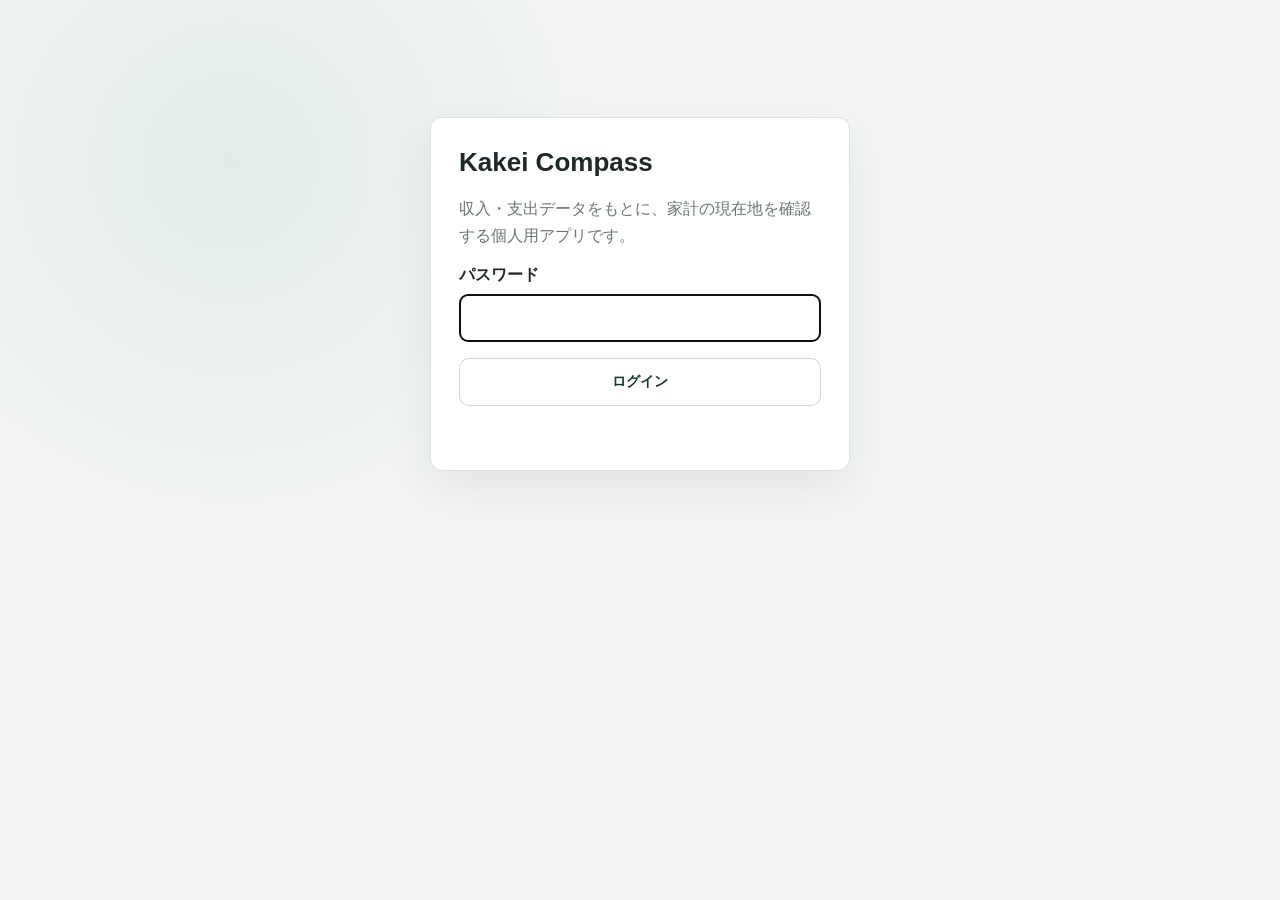
<file: index.html>
﻿<!doctype html>
<html lang="ja">
  <head>
    <meta charset="UTF-8" />
    <meta name="viewport" content="width=device-width, initial-scale=1.0" />
    <title>Kakei Compass</title>
    <link rel="stylesheet" href="styles.css?v=20260509-refresh-link" />
    <link rel="manifest" href="manifest.webmanifest?v=20260506-ui-simplify" />
    <meta name="theme-color" content="#17352e" />
    <meta name="apple-mobile-web-app-capable" content="yes" />
    <meta name="apple-mobile-web-app-title" content="Kakei Compass" />
    <link rel="apple-touch-icon" href="app-icon-180.png?v=20260506-ui-simplify" />
    <link rel="icon" type="image/png" sizes="192x192" href="app-icon-192.png?v=20260506-ui-simplify" />
    <link rel="icon" type="image/png" sizes="512x512" href="app-icon-512.png?v=20260506-ui-simplify" />
  </head>
  <body class="auth-locked">
    <section id="authScreen" class="auth-screen" aria-labelledby="authTitle">
      <form id="authForm" class="auth-card">
        <h1 id="authTitle">Kakei Compass</h1>
        <p>収入・支出データをもとに、家計の現在地を確認する個人用アプリです。</p>
        <label>
          パスワード
          <input id="authPassword" type="password" autocomplete="current-password" inputmode="text" />
        </label>
        <button class="primary-button" type="submit">ログイン</button>
        <p id="authError" class="auth-error" role="alert" aria-live="polite"></p>
      </form>
    </section>
    <button id="mobileNavToggle" class="mobile-nav-toggle" type="button" aria-controls="appNav" aria-expanded="false" aria-label="メニューを開く">
      <span></span>
      <span></span>
      <span></span>
    </button>
    <div id="mobileNavBackdrop" class="mobile-nav-backdrop hidden" aria-hidden="true"></div>
    <main class="app">
      <aside class="nav" id="appNav">
        <div class="nav-head">
          <h1 class="nav-brand">KAKEI COMPASS</h1>
          <h2 id="navTitle" class="nav-mode-title">サマリー</h2>
          <p class="nav-copy" id="navCopy">収入と支出を管理し、家計全体の状況を確認します。</p>
          <p class="nav-updated">最終更新 <strong id="navUpdatedLabel">-</strong></p>
        </div>
        <section id="householdBalanceCard" class="nav-balance-card" aria-live="polite"></section>
        <nav class="mode-switch" aria-label="管理対象の切替">
          <button class="mode-button active" type="button" data-app-mode="summary">
            <span>サマリー</span>
          </button>
          <button class="mode-button" type="button" data-app-mode="income">
            <span>収入管理</span>
          </button>
          <button class="mode-button" type="button" data-app-mode="expense">
            <span>支出管理</span>
          </button>
          <button class="mode-button" type="button" data-app-mode="analysis">
            <span>分析</span>
          </button>
        </nav>
        <div class="nav-tools">
          <button id="openSettings" class="nav-tool-button nav-tool-settings" type="button"><span aria-hidden="true"></span>設定</button>
          <button id="openHelp" class="nav-tool-button nav-tool-help" type="button"><span aria-hidden="true"></span>ヘルプ</button>
          <button id="logoutApp" class="nav-tool-button nav-tool-logout" type="button"><span aria-hidden="true"></span>ログアウト</button>
        </div>
      </aside>

      <section class="workspace">
        <section class="income-panel hidden" id="panel-summary"></section>
        <section class="income-panel hidden" id="panel-analysis"></section>
        <section class="income-panel hidden" id="panel-income"></section>

        <article class="panel income-native expense-shell expense-view hidden">
          <div class="income-topbar">
            <div>
              <h3>支出管理</h3>
            </div>
          </div>

        <div class="tab-strip expense-view hidden" role="tablist" aria-label="支出管理の表示切替">
          <button class="tab active" id="tab-master" type="button" role="tab" aria-selected="true" data-tab="master">登録データ</button>
          <button class="tab" id="tab-import" type="button" role="tab" aria-selected="false" data-tab="import" >外部データ</button>
                  </div>

        <section class="tab-panel expense-view active hidden" id="panel-master" role="tabpanel" aria-labelledby="tab-master">
          <article class="panel">
            <div id="pendingApplyPanel" class="pending-apply hidden"></div>
            <div class="toolbar expense-input-toolbar">
              <div class="expense-person-switch">
                <label>支払者<select id="expensePersonSelect"></select></label>
              </div>
              <label class="master-search-field">
                検索
                <input id="masterSearch" type="search" placeholder="保険、住宅ローン、通信など" />
              </label>
              <select id="masterFilter" class="hidden" aria-hidden="true">
                <option value="all" selected>すべて</option>
              </select>
              <div class="view-icon-toggle" role="group" aria-label="支出項目の表示形式">
                <button class="active" type="button" data-master-view="cards" aria-label="カード表示" title="カード表示"><span class="view-icon view-icon-cards" aria-hidden="true"></span></button>
                <button type="button" data-master-view="list" aria-label="リスト表示" title="リスト表示"><span class="view-icon view-icon-list" aria-hidden="true"></span></button>
              </div>
            </div>
            <div id="masterCandidateNotice" class="maintenance-notice hidden"></div>
                        <div class="master-layout">
              <section class="master-cards" id="masterCards"></section>
              <section class="master-list hidden" id="masterList">
                <table class="master-table">
                  <thead>
                    <tr>
                      <th><button class="sort-button" data-sort="status" type="button">状態</button></th>
                      <th><button class="sort-button" data-sort="name" type="button">内容1</button></th>
                      <th><button class="sort-button" data-sort="category" type="button">種別</button></th>
                      <th><button class="sort-button" data-sort="nature" type="button">固定/変動</button></th>
                      <th><button class="sort-button amount" data-sort="monthlyAmount" type="button">費用</button></th>
                    </tr>
                    <tr class="filter-row">
                      <th><select class="column-filter" data-filter="status"></select></th>
                      <th><select class="column-filter" data-filter="name"></select></th>
                      <th><select class="column-filter" data-filter="category"></select></th>
                      <th><select class="column-filter" data-filter="nature"></select></th>
                      <th></th>
                    </tr>
                  </thead>
                  <tbody id="masterRows"></tbody>
                </table>
              </section>
              <aside id="detailPanel" class="detail-panel"></aside>
            </div>
            <div class="master-bottom-actions">
              <button id="addMasterItem" type="button">新規</button>
              <button id="exportExpenseCsv" class="subtle-button" type="button">CSV出力</button>
            </div>
          </article>
        </section>
<section class="tab-panel expense-view hidden" id="panel-import" role="tabpanel" aria-labelledby="tab-import">
          <article class="panel">
            <div class="toolbar external-toolbar">
              <label class="file-button">
                CSV取込
                <input id="externalCsvInput" type="file" accept=".csv,.txt" multiple />
              </label>
              <label class="external-source-select" aria-label="外部データ種別"><select id="externalSourceSelect" aria-label="外部データ種別">
                  <option value="mf">マネーフォワード</option>
                  <option value="rakuten">楽天カード</option>
                </select>
              </label>
              <div class="subtab-controls">
                <div id="externalLinkBack" class="link-back-slot"></div>
                <button id="prevImportMonth" class="icon-button" type="button" aria-label="前月へ移動" title="前月へ移動">‹</button>
                <label class="month-select-wrap" aria-label="年月">
                  <select id="importMonthSelect"></select>
                </label>
                <button id="nextImportMonth" class="icon-button" type="button" aria-label="翌月へ移動" title="翌月へ移動">›</button>
                <button id="toggleImportEdit" class="hidden" type="button" aria-hidden="true">編集</button>
                <button id="bulkDeleteImportedRows" class="danger-button hidden" type="button" aria-hidden="true">一括削除</button>
              </div>
              <span id="importSummary" class="muted-text">未取り込み</span>
              <div id="externalCandidateNotice" class="maintenance-notice compact hidden"></div>
            </div>
            <div id="externalMfPanel">
              <div class="external-heading">
                <h4>マネーフォワード詳細</h4>
                <div class="external-totals">
                  <span id="mfIncomeTotal">収入 -</span>
                  <span id="mfPaymentTotal">支払い -</span>
                  <span id="mfBalanceTotal">収支 -</span>
                </div>
              </div>
              <div class="table-wrap imported-table-wrap">
                <table class="imported-table">
                  <thead>
                  <tr>
                      <th>リンク先</th>
                      <th>日付</th>
                      <th>内容</th>
                      <th>金額</th>
                      <th>分類</th>
                      <th>詳細</th>
                    </tr>
                  </thead>
                  <tbody id="mfImportedRows"></tbody>
                </table>
              </div>
              <div id="mfImportedCards" class="external-mobile-cards"></div>
            </div>
            <div id="externalRakutenPanel" class="hidden">
              <div class="external-heading">
                <h4>楽天カード利用実績</h4>
                <div class="external-totals">
                  <span id="rakutenPaymentTotal">支払い総計 -</span>
                </div>
              </div>
              <div class="table-wrap imported-table-wrap">
                <table class="imported-table rakuten-table">
                  <thead>
                    <tr>
                      <th>利用日</th>
                      <th>利用店名・商品名</th>
                      <th>ユーザー</th>
                      <th>支払方法</th>
                      <th>利用金額</th>
                      <th>手数料/利息</th>
                      <th>支払総額</th>
                      <th>支払金額</th>
                      <th>詳細</th>
                    </tr>
                  </thead>
                  <tbody id="rakutenImportedRows"></tbody>
                </table>
              </div>
              <div id="rakutenImportedCards" class="external-mobile-cards"></div>
              <div id="rakutenSummary" class="card-list"></div>
            </div>
          </article>
        </section>

        <section class="tab-panel expense-view hidden" id="panel-expense-analysis" role="tabpanel" aria-labelledby="tab-expense-analysis">
        </section>

        <section class="tab-panel expense-view hidden" id="panel-expense-data" role="tabpanel" aria-labelledby="tab-expense-data">
        </section>
        </article>

      </section>
    </main>

    <div id="settingsModal" class="modal hidden" role="dialog" aria-modal="true" aria-labelledby="settingsTitle">
      <div class="modal-card">
        <div class="panel-head">
          <h3 id="settingsTitle">設定</h3>
          <button id="closeSettings" type="button">閉じる</button>
        </div>
        <section class="settings-section">
          <h4>収入表示名</h4>
          <p>対象ユーザーを選び、現在の名称を確認してから編集します。</p>
          <div class="settings-row settings-row-strong">
            <label>ユーザー<select id="payrollSettingsProfile"><option value="primary"></option><option value="secondary"></option></select></label>
            <label>表示名<input id="payrollProfileName" type="text" maxlength="20" /></label>
            <button id="payrollSaveProfileName" type="button">保存</button>
          </div>
        </section>
        <section class="settings-section">
          <h4>支出種別</h4>
          <p>支出項目で使う種別だけを編集します。</p>
        <div class="list-editor">
          <label>種別<textarea id="categoryOptions"></textarea></label>
        </div>
          <div class="modal-actions settings-list-actions">
            <button id="saveListOptions" type="button">保存</button>
            <button id="resetMaster" type="button">初期値へ戻す</button>
          </div>
        </section>
        <section class="settings-section link-group-section">
          <h4>紐づけ管理</h4>
          <p>収入項目、支出項目、外部データを同じ実体として関連付けます。金額は自動反映しません。</p>
          <div id="linkGroupList" class="link-group-list"></div>
          <div class="link-equation-preview" id="linkEquationPreview"></div>
          <div class="link-group-editor">
            <label>グループ名<input id="linkGroupName" type="text" maxlength="40" /></label>
            <label>説明<input id="linkGroupDescription" type="text" maxlength="80" /></label>
            <div class="link-source-panel">
              <h5>収入項目</h5>
              <div class="link-add-row">
                <select id="linkGroupIncome"></select>
                <button id="addLinkIncome" type="button">追加</button>
              </div>
              <div id="linkIncomeChips" class="link-chip-list"></div>
            </div>
            <div class="link-source-panel">
              <h5>支出項目</h5>
              <div class="link-add-row">
                <select id="linkGroupExpense"></select>
                <button id="addLinkExpense" type="button">追加</button>
              </div>
              <div id="linkExpenseChips" class="link-chip-list"></div>
            </div>
            <div class="link-source-panel">
              <h5>外部データ</h5>
              <div class="link-add-row">
                <select id="linkGroupExternalSource"><option value="moneyforward">マネーフォワード</option><option value="rakuten">楽天カード</option></select>
                <input id="linkGroupExternalSearch" type="search" placeholder="内容・店名で検索" />
              </div>
              <div class="link-add-row">
                <select id="linkGroupExternalItem"></select>
                <button id="addLinkExternal" type="button">追加</button>
              </div>
              <div id="linkGroupExternalMeta" class="link-external-meta"></div>
              <div id="linkExternalChips" class="link-chip-list"></div>
            </div>
            <div class="modal-actions">
              <button id="addLinkGroup" type="button">保存</button>
              <button id="clearLinkDraft" type="button">クリア</button>
            </div>
          </div>
        </section>
        <section class="settings-section storage-status-section">
          <h4>保存状態確認</h4>
          <p>この端末のブラウザ内に保存されているデータ件数と保存キーを確認します。</p>
          <div id="storageStatusPanel"></div>
        </section>
        <section class="settings-section backup-section">
          <h4>バックアップ</h4>
          <p>収入管理、支出管理、外部取り込み、設定をまとめて保全します。復元は現在データへ影響するため確認して実行します。</p>
          <div class="settings-row">
            <button id="exportFullBackup" class="primary-button" type="button">バックアップ</button>
            <label class="file-button danger-file-button">
              復元
              <input id="importFullBackup" type="file" accept=".json" />
            </label>
          </div>
        </section>
      </div>
    </div>

    <div id="toastHost" class="toast-host" aria-live="polite" aria-atomic="true"></div>

    <div id="helpModal" class="modal hidden" role="dialog" aria-modal="true" aria-labelledby="helpTitle">
      <div class="modal-card help-modal-card">
        <div class="panel-head">
          <h3 id="helpTitle">ヘルプ</h3>
          <button id="closeHelp" type="button">閉じる</button>
        </div>
        <div id="helpContent" class="help-content"></div>
      </div>
    </div>
    <script src="data/household-data.js?v=20260506-ui-simplify"></script>
    <script src="data/payroll-data.js?v=20260506-ui-simplify"></script>
    <script src="storage.js?v=20260506-ui-simplify"></script>
    <script src="ui.js?v=20260509-refresh-link"></script>
    <script src="household.js?v=20260509-summary-formula"></script>
    <script src="import-utils.js?v=20260506-ui-simplify"></script>
    <script src="import.js?v=20260509-refresh-link"></script>
    <script src="payroll.js?v=20260506-ui-simplify"></script>
    <script src="auth.js?v=20260506-ui-simplify"></script>
    <script src="app.js?v=20260509-pull-refresh-pwa"></script>
  </body>
</html>
</file>
<file: styles.css>
﻿:root {
  color-scheme: light;
  --bg: #f4f6f3;
  --ink: #1f2928;
  --muted: #697574;
  --line: #dce3dd;
  --panel: #ffffff;
  --nav: #182221;
  --accent: #0f766e;
  --accent-soft: #e8f5f2;
  --warn: #a16207;
  --warn-soft: #fff7ed;
  --bad: #b91c1c;
  --bad-soft: #fef2f2;
  --good: #15803d;
  --good-soft: #ecfdf5;
  --shadow: 0 18px 45px rgba(24, 34, 33, 0.08);
}

* {
  box-sizing: border-box;
}

.hidden {
  display: none !important;
}

body {
  margin: 0;
  min-height: 100vh;
  background: var(--bg);
  color: var(--ink);
  font-family: "Segoe UI", "Yu Gothic UI", "Hiragino Sans", Meiryo, sans-serif;
}

body.auth-locked {
  overflow: hidden;
}

body.auth-locked .app,
body.auth-locked .mobile-nav-toggle,
body.auth-locked .mobile-nav-backdrop,
body.auth-locked .modal,
body.auth-locked .toast-host {
  display: none !important;
}

.auth-screen {
  display: none;
}

body.auth-locked .auth-screen {
  min-height: 100vh;
  display: grid;
  place-items: center;
  padding: 24px;
  background:
    radial-gradient(circle at 18% 18%, rgba(15, 118, 110, 0.08), transparent 30%),
    var(--bg);
}

.auth-card {
  width: min(420px, 100%);
  display: grid;
  gap: 16px;
  padding: 28px;
  border: 1px solid var(--line);
  border-radius: 12px;
  background: #fff;
  box-shadow: var(--shadow);
}

.auth-card h1 {
  margin: 0;
  font-size: 26px;
}

.auth-card p {
  margin: 0;
  color: var(--muted);
  line-height: 1.7;
}

.auth-card label {
  display: grid;
  gap: 8px;
  font-weight: 800;
}

.auth-card input {
  min-height: 48px;
  width: 100%;
  border: 1px solid var(--line);
  border-radius: 8px;
  padding: 0 12px;
  font-size: 16px;
}

.auth-card button {
  min-height: 48px;
}

.auth-error {
  min-height: 20px;
  color: var(--bad) !important;
  font-weight: 800;
}

button,
input,
select,
textarea {
  font: inherit;
}

button {
  min-height: 40px;
  border: 1px solid var(--line);
  border-radius: 8px;
  padding: 0 12px;
  background: #fff;
  color: var(--ink);
  font-weight: 700;
  cursor: pointer;
}

button:hover {
  border-color: var(--accent);
}

button:disabled {
  cursor: default;
  opacity: 0.45;
}

.mobile-nav-toggle,
.mobile-nav-backdrop {
  display: none;
}

.primary-button {
  border-color: var(--accent);
  background: var(--accent);
  color: #fff;
}

.danger,
.danger-button,
button.danger {
  border-color: #fecaca;
  background: var(--bad-soft);
  color: var(--bad);
}

.subtle-button,
.link-button {
  min-height: 34px;
}

.primary-button:hover {
  border-color: #145f4e;
}

.app {
  display: grid;
  grid-template-columns: 290px minmax(0, 1fr);
  min-height: 100vh;
}

.nav {
  position: sticky;
  top: 0;
  height: 100vh;
  display: flex;
  flex-direction: column;
  gap: 22px;
  padding: 28px 24px;
  background: var(--nav);
  color: #f8faf8;
}

.nav-head {
  display: grid;
  align-content: start;
  height: 188px;
  overflow: hidden;
}

.eyebrow {
  margin: 0 0 8px;
  color: #778280;
  font-size: 12px;
  font-weight: 800;
  letter-spacing: 0;
  text-transform: uppercase;
}

.nav .eyebrow {
  color: #9fb2ad;
}

h1,
h2,
h3,
h4,
p {
  margin-top: 0;
}

h1 {
  margin-bottom: 12px;
  font-size: 28px;
  line-height: 1.25;
}

h2 {
  margin-bottom: 0;
  font-size: 32px;
  line-height: 1.2;
}

h3 {
  margin-bottom: 0;
  font-size: 19px;
}

h4 {
  margin-bottom: 12px;
  font-size: 15px;
}

.nav-copy,
.storage-note {
  margin-bottom: 0;
  color: #c1ceca;
  line-height: 1.65;
}

.nav-copy {
  height: 54px;
  overflow: hidden;
}

.nav-updated {
  margin: 12px 0 0;
  color: #9fb2ad;
  font-size: 12px;
}

.nav-updated strong {
  display: block;
  margin-top: 3px;
  color: #f8faf8;
  font-size: 13px;
}

.nav-balance-card {
  display: grid;
  gap: 6px;
  padding: 12px;
  border: 1px solid rgba(255, 255, 255, 0.12);
  border-radius: 8px;
  background: rgba(255, 255, 255, 0.06);
}

.nav-balance-head {
  display: flex;
  align-items: center;
  justify-content: space-between;
  gap: 8px;
}

.nav-balance-head > span {
  color: #c1ceca;
  font-size: 12px;
  font-weight: 800;
}

.nav-balance-head small {
  color: #aebfbb;
  font-size: 11px;
  font-weight: 700;
}

.nav-balance-main {
  display: flex;
  justify-content: space-between;
  gap: 8px;
  align-items: center;
}

.nav-balance-card strong {
  font-size: 22px;
  line-height: 1.15;
}

.nav-balance-card b {
  display: inline-flex;
  min-height: 24px;
  align-items: center;
  padding: 2px 8px;
  border-radius: 999px;
  font-size: 12px;
}

.nav-balance-card li {
  color: #aebfbb;
  font-size: 11px;
}

.nav-balance-card ul {
  display: grid;
  gap: 3px;
  margin: 2px 0 0;
  padding: 0;
  list-style: none;
}

.nav-balance-card li {
  display: flex;
  justify-content: space-between;
  gap: 8px;
}

.nav-balance-card em {
  font-style: normal;
  color: #eef7f3;
}

.nav-balance-card.good b {
  background: rgba(21, 128, 61, 0.2);
  color: #bbf7d0;
}

.nav-balance-card.warn b {
  background: rgba(161, 98, 7, 0.22);
  color: #fde68a;
}

.nav-balance-card.danger b {
  background: rgba(185, 28, 28, 0.22);
  color: #fecaca;
}

.mode-switch {
  display: grid;
  gap: 8px;
  flex: 0 0 auto;
}

.mode-button {
  display: flex;
  align-items: center;
  justify-content: flex-start;
  min-height: 46px;
  border-color: rgba(255, 255, 255, 0.16);
  border-radius: 8px;
  padding: 10px 12px;
  background: rgba(255, 255, 255, 0.08);
  color: #f8faf8;
}

.mode-button span {
  font-size: 15px;
  font-weight: 900;
}

.mode-button.active {
  border-color: #99f6e4;
  background: rgba(15, 118, 110, 0.42);
}

.nav-tools {
  display: grid;
  gap: 5px;
  margin-top: auto;
}

.nav-tools button {
  display: inline-flex;
  align-items: center;
  gap: 7px;
  min-height: 26px;
  border: 0;
  padding: 0;
  background: transparent;
  color: #c1ceca;
  text-align: left;
  font-size: 12px;
  font-weight: 700;
}

.nav-tool-button > span {
  display: inline-block;
  width: 14px;
  height: 14px;
  flex: 0 0 auto;
  opacity: 0.82;
}

.nav-tool-settings > span {
  position: relative;
  border: 1.5px solid currentColor;
  border-radius: 999px;
}

.nav-tool-settings > span::before {
  content: "";
  position: absolute;
  inset: 4px;
  border: 1.5px solid currentColor;
  border-radius: 999px;
}

.nav-tool-settings > span::after {
  content: "";
  position: absolute;
  inset: -1.5px;
  background:
    linear-gradient(currentColor, currentColor) center top / 2px 4px no-repeat,
    linear-gradient(currentColor, currentColor) center bottom / 2px 4px no-repeat,
    linear-gradient(90deg, currentColor, currentColor) left center / 4px 2px no-repeat,
    linear-gradient(90deg, currentColor, currentColor) right center / 4px 2px no-repeat;
}

.nav-tool-help > span {
  position: relative;
  border: 1.5px solid currentColor;
  border-radius: 999px;
}

.nav-tool-help > span::before {
  content: "?";
  position: absolute;
  inset: 0;
  display: grid;
  place-items: center;
  font-size: 10px;
  font-weight: 900;
  line-height: 1;
}

.nav-tools .file-button {
  justify-content: flex-start;
  min-height: 26px;
  border: 0;
  padding: 0;
  background: transparent;
  color: #c1ceca;
  font-size: 12px;
}

.workspace {
  display: grid;
  align-content: start;
  gap: 0;
  padding: 32px;
}

.hero,
.panel-head,
.toolbar {
  display: flex;
  align-items: center;
  justify-content: space-between;
  gap: 16px;
}

.hero-actions,
.master-actions {
  display: flex;
  align-items: center;
  gap: 10px;
}

.hero {
  justify-content: flex-end;
  margin-bottom: 8px;
}

.icon-button {
  width: 34px;
  min-height: 34px;
  border-color: transparent;
  border-radius: 999px;
  padding: 0;
  background: transparent;
  color: var(--muted);
  font-size: 16px;
}

.panel-head p {
  margin: 6px 0 0;
  color: var(--muted);
  line-height: 1.55;
}

.tab-strip {
  position: sticky;
  top: 0;
  z-index: 10;
  display: flex;
  align-items: flex-end;
  gap: 6px;
  margin-bottom: 0;
  padding: 8px 0 0 0;
  border-bottom: 1px solid var(--line);
  overflow-x: auto;
  overflow-y: hidden;
  background: transparent;
  isolation: isolate;
}

.tab {
  position: relative;
  min-height: 38px;
  border: 1px solid var(--line);
  border-bottom: 0;
  border-radius: 8px 8px 0 0;
  padding: 0 16px;
  background: #eef3ef;
  color: var(--muted);
  font-weight: 800;
  white-space: nowrap;
  transform: none;
}

.tab::before,
.tab::after {
  display: none;
}

.tab.active {
  z-index: 2;
  background: var(--panel);
  color: var(--ink);
  border-bottom-color: var(--panel);
  transform: none;
}

.tab-panel {
  display: none;
}

.tab-panel.active {
  display: block;
  padding-top: 0;
}

.income-panel {
  min-height: calc(100vh - 48px);
}

.income-native {
  display: grid;
  gap: 16px;
  border-radius: 0 8px 8px 8px;
  background: var(--panel);
  box-shadow: var(--shadow);
}

.income-native .income-tab-panel {
  min-width: 0;
}

.payroll-record-list {
  max-height: min(58vh, 560px);
  overflow: auto;
  border: 1px solid var(--line);
  border-radius: 8px;
}

.payroll-record-list table {
  margin: 0;
}

.payroll-record-list .imported-table th:nth-child(1),
.payroll-record-list .imported-table td:nth-child(1) {
  width: 130px;
}

.payroll-record-list .imported-table th:nth-child(2),
.payroll-record-list .imported-table td:nth-child(2),
.payroll-record-list .imported-table th:nth-child(3),
.payroll-record-list .imported-table td:nth-child(3),
.payroll-record-list .imported-table th:nth-child(4),
.payroll-record-list .imported-table td:nth-child(4) {
  width: 145px;
  text-align: right;
}

.payroll-record-list .imported-table th:nth-child(5),
.payroll-record-list .imported-table td:nth-child(5) {
  width: 142px;
  text-align: right;
}

.payroll-manage-footer {
  display: flex;
  justify-content: flex-end;
  align-items: start;
  gap: 10px;
}

.payroll-manage-footer > button {
  flex: 0 0 auto;
}

.income-topbar,
.income-profile,
.income-input-toolbar,
.income-chart-controls,
.income-analysis-toolbar,
.income-status-row {
  display: flex;
  gap: 10px;
  align-items: end;
  flex-wrap: wrap;
}

.income-topbar {
  justify-content: space-between;
  align-items: flex-start;
}

.income-topbar h3 {
  margin: 0 0 6px;
}

.income-topbar p,
.income-note,
.small-note {
  margin: 0;
  color: var(--muted);
  font-size: 13px;
  line-height: 1.6;
}

.income-profile {
  justify-content: flex-end;
  padding: 0;
  border: 0;
  border-radius: 0;
  background: transparent;
}

.income-profile label,
.income-input-toolbar label,
.income-analysis-toolbar label {
  display: grid;
  gap: 4px;
  color: var(--muted);
  font-size: 12px;
}

.income-profile label {
  position: relative;
  grid-template-columns: minmax(150px, 1fr);
  align-items: center;
  color: var(--muted);
  padding-top: 16px;
}

.income-profile input,
.income-profile select,
.income-input-toolbar input,
.income-analysis-toolbar select {
  min-height: 38px;
}

.income-profile select {
  border: 1px solid var(--line);
  border-radius: 8px;
  background: #fff;
  color: var(--ink);
  font-weight: 700;
}

.income-profile label::before {
  content: "ユーザー";
  position: absolute;
  right: 10px;
  top: 1px;
  color: var(--muted);
  font-size: 11px;
  font-weight: 700;
  line-height: 1;
}

.income-status-row {
  align-items: center;
}

.income-status-row span,
.inline-status,
.income-note {
  border: 1px solid var(--line);
  border-radius: 8px;
  background: #f8fbf8;
  padding: 8px 10px;
  font-size: 12px;
}

.income-status-row span {
  border-color: transparent;
  background: transparent;
  padding-left: 0;
}

.inline-status:empty {
  display: none;
}

.inline-status[data-type="warn"] {
  border-color: #f2c879;
  background: #fff9ea;
}

.warn-text {
  color: #9a3412;
}

.income-tabs {
  margin-top: 2px;
  position: static;
  gap: 6px;
  padding: 0;
  border-bottom: 1px solid var(--line);
}

.income-tabs .tab {
  min-height: 34px;
  border-bottom: 0;
  border-radius: 8px 8px 0 0;
  padding: 0 14px;
  background: #eef3ef;
  color: var(--muted);
  transform: none;
}

.income-tabs .tab::before,
.income-tabs .tab::after {
  display: none;
}

.income-tabs .tab.active {
  background: var(--panel);
  color: var(--ink);
  box-shadow: none;
}

.income-tab-panel {
  display: none;
}

.income-tab-panel.active {
  display: grid;
  gap: 14px;
}

.income-kpis {
  display: grid;
  grid-template-columns: repeat(auto-fit, minmax(130px, 1fr));
  gap: 12px;
}

.income-kpis div,
.analysis-card,
.income-chart-box,
.review-panel,
.empty-state,
.panel,
.summary-card,
.update-candidate-card {
  border: 1px solid var(--line);
  border-radius: 8px;
  background: #fff;
}

.income-kpis div,
.analysis-card,
.income-chart-box,
.review-panel,
.empty-state {
  padding: 14px;
}

.income-kpis span {
  display: block;
  color: var(--muted);
  font-size: 12px;
}

.income-kpis span {
  display: flex;
  align-items: center;
  gap: 5px;
}

.kpi-info {
  display: inline-grid;
  place-items: center;
  width: 15px;
  height: 15px;
  border: 1px solid var(--line);
  border-radius: 999px;
  color: var(--muted);
  font-size: 10px;
  font-style: normal;
  line-height: 1;
}

.income-kpis b {
  display: block;
  margin-top: 4px;
  font-size: 20px;
}

.payroll-input-kpis {
  padding: 10px 8px;
  background: transparent;
  gap: 14px;
}

.payroll-input-kpis div {
  background: transparent;
}

.income-summary-meta {
  display: grid;
  grid-template-columns: repeat(auto-fit, minmax(130px, 1fr));
  gap: 10px;
  margin: 2px 8px 0;
  color: var(--muted);
  font-size: 12px;
}

.income-summary-meta span {
  display: flex;
  align-items: center;
  justify-content: center;
  border: 1px solid var(--line);
  border-radius: 999px;
  padding: 4px 9px;
  background: #fff;
}

.income-input-table input {
  width: 150px;
  max-width: 100%;
  text-align: right;
}

.income-input-table {
  max-height: min(44vh, 520px);
  overflow: auto;
}

.income-input-table table {
  margin: 0;
}

.payroll-input-cell {
  display: grid;
  justify-items: end;
  gap: 4px;
}

.payroll-diff-meta {
  display: grid;
  gap: 2px;
  color: var(--muted);
  font-size: 11px;
  line-height: 1.35;
  text-align: right;
}

.payroll-diff-meta.changed {
  color: #0f766e;
  font-weight: 700;
}

.payroll-row-changed td {
  background: #f0fbf5;
}

.payroll-flow {
  display: grid;
  grid-template-columns: repeat(2, minmax(0, 1fr));
  gap: 10px;
}

.flow-step {
  display: grid;
  grid-template-columns: 32px 1fr;
  gap: 10px;
  align-items: start;
  border: 1px solid var(--line);
  border-radius: 8px;
  background: #fff;
  padding: 12px;
  min-width: 0;
}

.flow-step > span {
  display: grid;
  place-items: center;
  width: 28px;
  height: 28px;
  border-radius: 999px;
  background: #edf4ef;
  color: var(--muted);
  font-weight: 800;
}

.flow-step b {
  display: block;
  margin-bottom: 4px;
}

.flow-step p {
  margin: 0 0 8px;
  color: var(--muted);
  font-size: 12px;
  line-height: 1.5;
}

.flow-step.active {
  border-color: #91c9ac;
  background: #f4fbf7;
}

.flow-step.confirmed {
  border-color: var(--accent);
  box-shadow: inset 0 0 0 1px rgba(31, 122, 99, 0.18);
}

.flow-step.active > span,
.flow-step.done > span {
  background: var(--accent);
  color: #fff;
}

.flow-step.locked {
  opacity: 0.58;
}

.button-row {
  display: flex;
  gap: 8px;
  flex-wrap: wrap;
}

.payroll-method-actions {
  display: grid;
  gap: 8px;
}

.payroll-primary-action {
  min-height: 46px;
  height: 46px;
  border-color: var(--accent);
  background: var(--accent);
  color: #fff;
}

.payroll-primary-action:disabled {
  border-color: var(--line);
  background: #eef3ef;
  color: var(--muted);
}

.payroll-sub-actions {
  display: flex;
  gap: 6px;
  flex-wrap: wrap;
}

.payroll-sub-actions button {
  min-height: 46px;
  height: 46px;
  padding: 0 9px;
  font-size: 12px;
}

.payroll-flow .button-row button,
.payroll-flow .file-button,
.payroll-save-panel button {
  min-height: 46px;
  height: 46px;
  line-height: 1.2;
}

.payroll-file-action {
  min-height: 46px;
  height: 46px;
  font-size: 12px;
}

.button-row button.selected {
  background: var(--accent);
  color: #fff;
  border-color: var(--accent);
}

.file-button.disabled {
  opacity: 0.5;
  pointer-events: none;
}

.income-input-table tr.calc td,
.income-input-table .section-row td {
  background: #f8fbf8;
  font-weight: 700;
}

.review-panel.ok {
  border-color: #9ed6bd;
  background: #f0fbf5;
}

.review-panel.warn {
  border-color: #f2c879;
  background: #fff9ea;
}

.payroll-save-feedback {
  border: 1px solid #9ed6bd;
  border-radius: 8px;
  background: #f0fbf5;
  padding: 14px;
}

.payroll-collapsible {
  border: 1px solid var(--line);
  border-radius: 8px;
  background: #fff;
}

.payroll-collapsible summary {
  display: flex;
  align-items: center;
  justify-content: space-between;
  gap: 12px;
  min-height: 44px;
  padding: 0 14px;
  cursor: pointer;
  list-style: none;
}

.payroll-collapsible summary::-webkit-details-marker {
  display: none;
}

.payroll-collapsible summary::after {
  content: "";
  flex: 0 0 auto;
  width: 9px;
  height: 9px;
  border-right: 2px solid var(--muted);
  border-bottom: 2px solid var(--muted);
  transform: rotate(45deg);
  transition: transform 160ms ease;
}

.payroll-collapsible[open] summary::after {
  transform: rotate(225deg);
}

.payroll-collapsible summary span {
  color: var(--muted);
  font-size: 12px;
  font-weight: 800;
}

.payroll-collapsible summary b {
  font-size: 13px;
  text-align: right;
  margin-left: auto;
}

.payroll-collapsible[open] {
  padding-bottom: 12px;
}

.payroll-collapsible[open] summary {
  border-bottom: 1px solid var(--line);
  margin-bottom: 10px;
}

.payroll-save-panel {
  grid-column: auto;
}

.payroll-complete-step {
  min-height: 100%;
}

.payroll-save-panel.active,
.payroll-save-panel.confirmed {
  border-color: #91c9ac;
  background: #f4fbf7;
}

.payroll-save-panel b {
  display: block;
  margin-bottom: 3px;
}

.payroll-save-panel p {
  margin: 0 0 8px;
  color: var(--muted);
  font-size: 12px;
}

.payroll-save-feedback {
  display: grid;
  gap: 4px;
}

.payroll-save-feedback strong {
  color: #14532d;
  font-size: 15px;
}

.payroll-save-feedback span {
  color: var(--ink);
  font-weight: 800;
}

.payroll-save-feedback small,
.payroll-mini-chart span {
  color: var(--muted);
}

.payroll-mini-chart {
  display: grid;
  gap: 10px;
  overflow-x: auto;
  padding: 4px 8px 0;
  background: transparent;
}

.payroll-mini-chart > div {
  display: flex;
  align-items: baseline;
  justify-content: space-between;
  gap: 12px;
}

.payroll-mini-chart svg {
  width: 100%;
  min-width: 520px;
  height: auto;
}

.payroll-mini-chart line {
  stroke: #d6ded8;
  stroke-width: 1;
}

.payroll-mini-chart .chart-axis {
  stroke: #aebbb4;
}

.payroll-mini-chart .chart-grid {
  stroke: #edf2ef;
}

.payroll-mini-chart polyline {
  fill: none;
  stroke: #2563eb;
  stroke-width: 3;
  stroke-linecap: round;
  stroke-linejoin: round;
}

.payroll-mini-chart text {
  fill: var(--muted);
  font-size: 11px;
}

.payroll-mini-chart .chart-axis-label {
  font-size: 10px;
}

.nav-tool-logout > span {
  position: relative;
  border: 1.5px solid currentColor;
  border-radius: 3px;
}

.nav-tool-logout > span::before {
  content: "";
  position: absolute;
  width: 7px;
  height: 1.5px;
  right: -5px;
  top: 6px;
  background: currentColor;
}

.nav-tool-logout > span::after {
  content: "";
  position: absolute;
  right: -5px;
  top: 3px;
  width: 5px;
  height: 5px;
  border-top: 1.5px solid currentColor;
  border-right: 1.5px solid currentColor;
  transform: rotate(45deg);
}

.payroll-chart-point {
  cursor: pointer;
}

.income-chart-box {
  overflow-x: auto;
}

.income-chart-box svg {
  width: 100%;
  min-width: 720px;
  height: auto;
}

.income-series-grid {
  display: grid;
  grid-template-columns: repeat(2, minmax(0, 1fr));
  gap: 8px 12px;
  max-height: 220px;
  overflow: auto;
  padding-top: 10px;
}

.income-series-grid label {
  display: flex;
  gap: 6px;
  align-items: center;
  font-size: 12px;
}

.analysis-grid {
  display: grid;
  grid-template-columns: repeat(2, minmax(0, 1fr));
  gap: 12px;
}

.analysis-summary {
  display: grid;
  grid-template-columns: repeat(3, minmax(0, 1fr));
  gap: 12px;
}

.analysis-summary div {
  border: 1px solid var(--line);
  border-radius: 8px;
  background: #fff;
  padding: 14px;
}

.analysis-summary span,
.analysis-summary small {
  display: block;
  color: var(--muted);
  font-size: 12px;
}

.analysis-summary b {
  display: block;
  margin: 4px 0;
  font-size: 20px;
}

.analysis-toggle-row {
  display: flex;
  justify-content: flex-end;
}

.analysis-toggle-row button {
  min-height: 36px;
}

.analysis-detail {
  display: grid;
  gap: 14px;
}

.analysis-section {
  display: grid;
  gap: 10px;
}

.analysis-section h4,
.analysis-card h4 {
  margin: 0 0 10px;
}

.analysis-card-wide {
  grid-column: 1 / -1;
}

.analysis-card table {
  width: 100%;
}

.analysis-card td {
  text-align: right;
}

.rank-list {
  margin: 0;
  padding-left: 20px;
}

.rank-list li {
  display: flex;
  justify-content: space-between;
  gap: 12px;
  padding: 6px 0;
  border-bottom: 1px solid var(--line);
}

.subtle-button {
  border: 1px solid var(--line);
  border-radius: 6px;
  background: #fff;
  padding: 6px 8px;
  cursor: pointer;
}

.subtle-button.danger {
  border-color: #e4a1a1;
  color: #a83232;
}

.payroll-safety-panel {
  min-width: 260px;
  border: 1px solid var(--line);
  border-radius: 8px;
  background: #fff;
}

.payroll-safety-panel summary {
  min-height: 36px;
  padding: 8px 12px;
  color: var(--muted);
  font-size: 13px;
  font-weight: 800;
  cursor: pointer;
}

.payroll-snapshot-list small {
  display: block;
  color: var(--muted);
  font-size: 12px;
}

.payroll-snapshot-list {
  display: grid;
  gap: 8px;
  padding: 0 12px 12px;
}

.payroll-snapshot-list ul {
  display: grid;
  gap: 6px;
  margin: 0;
  padding: 0;
  list-style: none;
}

.payroll-snapshot-list li {
  display: grid;
  grid-template-columns: minmax(0, 1fr) minmax(0, 1.2fr) auto;
  gap: 8px;
  align-items: center;
  border-top: 1px solid var(--line);
  padding-top: 6px;
  font-size: 12px;
}

.panel {
  min-width: 0;
  padding: 20px;
  border: 1px solid var(--line);
  border-top: 0;
  border-radius: 0 8px 8px 8px;
  background: var(--panel);
  box-shadow: var(--shadow);
}

.panel.income-native {
  border: 1px solid var(--line);
  border-radius: 8px;
  padding: 20px;
}

.expense-shell {
  gap: 0;
  min-width: 0;
}

.expense-shell > .income-topbar {
  margin-bottom: 16px;
}

.expense-shell .tab-strip {
  position: static;
  margin-bottom: 0;
  padding-top: 0;
}

.expense-shell .tab-panel > .panel {
  min-width: 0;
  border: 0;
  border-radius: 0;
  box-shadow: none;
  padding: 14px 0 0;
}

.expense-shell .tab-panel > .panel > .panel-head {
  display: none;
}

.panel-head span {
  color: var(--muted);
  font-size: 13px;
}

.master-summary {
  display: grid;
  grid-template-columns: repeat(4, minmax(0, 1fr));
  gap: 12px;
  margin-top: 16px;
}

.expense-summary-panel {
  display: grid;
  gap: 16px;
}

.expense-summary-grid {
  display: grid;
  grid-template-columns: repeat(auto-fit, minmax(150px, 1fr));
  gap: 12px;
}

.expense-summary-card {
  background: #fff;
}

.expense-summary-card span {
  display: flex;
  align-items: center;
  gap: 5px;
}

.expense-summary-notes {
  display: grid;
  gap: 12px;
}

.expense-summary-notes p {
  margin: 4px 0 0;
  color: var(--muted);
  font-size: 13px;
  line-height: 1.55;
}

.expense-summary-notes small {
  display: block;
  margin-top: 6px;
  color: var(--muted);
  font-size: 12px;
}

.expense-ratio-card {
  display: grid;
  gap: 10px;
  border: 1px solid var(--line);
  border-radius: 8px;
  background: #fff;
  padding: 14px;
}

.expense-ratio-card h4 {
  margin: 0;
}

.expense-ratio-row {
  display: grid;
  gap: 6px;
}

.expense-ratio-row > div:first-child {
  display: flex;
  justify-content: space-between;
  gap: 12px;
  color: var(--muted);
  font-size: 12px;
}

.expense-ratio-row strong {
  color: var(--ink);
}

.expense-ratio-track {
  height: 8px;
  overflow: hidden;
  border-radius: 999px;
  background: #edf4ef;
}

.expense-ratio-track i {
  display: block;
  height: 100%;
  border-radius: inherit;
  background: var(--accent);
}

.expense-summary-actions {
  display: flex;
  flex-wrap: wrap;
  justify-content: flex-end;
  gap: 8px;
}

.expense-summary-actions button:first-child {
  border-color: var(--accent);
  background: var(--accent);
  color: #fff;
}

.summary-card {
  min-height: 104px;
  padding: 16px;
  border: 1px solid var(--line);
  border-radius: 8px;
  background: #f9fbf8;
}

.summary-card span {
  display: block;
  color: var(--muted);
  font-size: 12px;
}

.summary-card strong {
  display: block;
  margin-top: 8px;
  font-size: 24px;
  line-height: 1.1;
}

.work-queue {
  display: grid;
  gap: 10px;
  margin-top: 18px;
}

.queue-item,
.candidate-card,
.history-line {
  display: grid;
  gap: 5px;
  padding: 12px 0;
  border-bottom: 1px solid var(--line);
}

.queue-item:last-child,
.candidate-card:last-child,
.history-line:last-child {
  border-bottom: 0;
}

.queue-item span,
.candidate-card span,
.candidate-card small,
.history-line span {
  color: var(--muted);
  line-height: 1.45;
}

.toolbar {
  display: flex;
  align-items: center;
  gap: 10px;
  justify-content: flex-start;
  flex-wrap: wrap;
  margin: 16px 0;
}

.toolbar label {
  color: var(--muted);
  font-size: 13px;
}

.status-help {
  margin: -4px 0 12px;
  color: var(--muted);
  font-size: 12px;
  line-height: 1.55;
}

.toolbar input,
.toolbar select,
.detail-panel input,
.detail-panel select,
.detail-panel textarea {
  min-height: 34px;
  border: 1px solid var(--line);
  border-radius: 8px;
  padding: 0 10px;
  background: #fff;
  color: var(--ink);
}

.toolbar input {
  min-width: 260px;
}

.file-button {
  display: inline-flex;
  align-items: center;
  justify-content: center;
  min-height: 36px;
  border: 1px solid var(--line);
  border-radius: 8px;
  padding: 0 12px;
  background: #fff;
  color: var(--ink);
  font-weight: 700;
  cursor: pointer;
}

.file-button input {
  display: none;
}

.master-layout {
  display: grid;
  grid-template-columns: minmax(0, 1fr) 360px;
  gap: 16px;
  align-items: start;
}

.segmented-control {
  display: inline-flex;
  gap: 4px;
  padding: 4px;
  border: 1px solid var(--line);
  border-radius: 8px;
  background: #f8faf8;
}

.segmented-control button {
  min-height: 32px;
  border: 0;
  padding: 0 10px;
  background: transparent;
  color: var(--muted);
}

.segmented-control button.active {
  background: var(--accent);
  color: #fff;
}

.expense-input-toolbar {
  display: grid;
  grid-template-columns: minmax(150px, 190px) auto minmax(240px, 1fr) auto;
  align-items: end;
}

.expense-person-switch label {
  display: grid;
  gap: 5px;
  color: var(--muted);
  font-size: 12px;
  font-weight: 800;
}

.expense-person-switch select {
  min-height: 36px;
  border: 1px solid var(--line);
  border-radius: 8px;
  padding: 0 10px;
  background: #fff;
  color: var(--ink);
}

.view-icon-toggle {
  justify-self: end;
  display: inline-flex;
  gap: 3px;
  padding: 3px;
  border: 1px solid var(--line);
  border-radius: 8px;
  background: #f8faf8;
}

.view-icon-toggle button {
  width: 34px;
  min-height: 30px;
  display: grid;
  place-items: center;
  border: 0;
  border-radius: 6px;
  padding: 0;
  background: transparent;
  color: var(--muted);
}

.view-icon-toggle button.active {
  background: var(--accent-soft);
  color: var(--accent);
}

.view-icon {
  position: relative;
  display: block;
  width: 16px;
  height: 16px;
}

.view-icon-cards {
  display: grid;
  grid-template-columns: repeat(2, 1fr);
  gap: 3px;
}

.view-icon-cards::before,
.view-icon-cards::after,
.view-icon-list::before,
.view-icon-list::after {
  content: "";
}

.view-icon-cards,
.view-icon-cards::before,
.view-icon-cards::after {
  border: 1.5px solid currentColor;
  border-radius: 3px;
}

.view-icon-cards::before,
.view-icon-cards::after {
  display: block;
}

.view-icon-list::before,
.view-icon-list::after {
  position: absolute;
  left: 0;
  right: 0;
  height: 2px;
  border-radius: 999px;
  background: currentColor;
  box-shadow: 0 6px 0 currentColor;
}

.view-icon-list::before {
  top: 2px;
}

.view-icon-list::after {
  bottom: 2px;
  box-shadow: none;
}

.master-cards {
  min-width: 0;
  display: grid;
  gap: 12px;
}

.expense-category-card {
  border: 1px solid var(--line);
  border-radius: 8px;
  background: #fff;
  overflow: hidden;
}

.expense-category-head {
  display: flex;
  justify-content: space-between;
  gap: 12px;
  align-items: center;
  padding: 12px 14px;
  border-bottom: 1px solid var(--line);
  background: #f9fbf8;
}

.expense-category-head h4 {
  margin: 0;
}

.expense-category-head span {
  color: var(--muted);
  font-size: 12px;
  font-weight: 800;
}

.expense-card-items {
  display: grid;
}

.expense-card-row {
  width: 100%;
  min-height: 52px;
  display: grid;
  grid-template-columns: minmax(0, 1fr) auto;
  gap: 12px;
  align-items: center;
  border: 0;
  border-bottom: 1px solid var(--line);
  border-radius: 0;
  padding: 9px 14px;
  background: #fff;
  text-align: left;
  font-weight: 600;
}

.expense-card-row:last-child {
  border-bottom: 0;
}

.expense-card-row:hover,
.expense-card-row.selected {
  background: var(--accent-soft);
}

.expense-card-row strong,
.expense-card-row small {
  display: block;
  min-width: 0;
  overflow: hidden;
  text-overflow: ellipsis;
  white-space: nowrap;
}

.expense-card-row small {
  margin-top: 3px;
  color: var(--muted);
  font-size: 12px;
  font-weight: 500;
}

.expense-card-meta {
  display: inline-flex;
  flex-wrap: wrap;
  justify-content: flex-end;
  gap: 5px;
  align-items: center;
}

.expense-card-meta b {
  color: var(--ink);
}

.mini-badge {
  min-height: 20px;
  display: inline-flex;
  align-items: center;
  border-radius: 999px;
  padding: 0 7px;
  background: var(--accent-soft);
  color: var(--accent);
  font-size: 11px;
  font-weight: 800;
}

.mini-badge.optional {
  background: #f1f5f9;
  color: var(--muted);
}

.mini-badge.reducible {
  background: var(--warn-soft);
  color: var(--warn);
}

.mini-badge.hard-reduce {
  background: #f1f5f9;
  color: var(--muted);
}

.row-badges {
  display: flex;
  flex-wrap: wrap;
  gap: 4px;
  margin-top: 4px;
}

.master-list {
  min-width: 0;
  overflow-x: hidden;
}

table {
  width: 100%;
  border-collapse: collapse;
  table-layout: fixed;
}

th,
td {
  padding: 8px 6px;
  border-bottom: 1px solid var(--line);
  text-align: left;
  vertical-align: middle;
  font-size: 13px;
}

th {
  color: var(--muted);
  font-size: 12px;
}

.master-table th:nth-child(1),
.master-table td:nth-child(1) {
  width: 82px;
}

.master-table th:nth-child(2),
.master-table td:nth-child(2) {
  width: 34%;
}

.master-table th:nth-child(3),
.master-table td:nth-child(3),
.master-table th:nth-child(4),
.master-table td:nth-child(4) {
  width: 18%;
}

.master-table th:nth-child(5),
.master-table td:nth-child(5) {
  width: 110px;
  text-align: right;
}

.sort-button {
  min-height: 24px;
  width: 100%;
  border: 0;
  padding: 0;
  background: transparent;
  color: var(--muted);
  text-align: left;
  font-size: 12px;
}

.sort-button.amount {
  text-align: right;
}

.column-filter {
  width: 100%;
  min-height: 26px;
  border: 1px solid var(--line);
  border-radius: 6px;
  background: #fff;
  color: var(--muted);
  font-size: 11px;
}

.status-pill,
.pill {
  display: inline-flex;
  width: fit-content;
  align-items: center;
  min-height: 24px;
  padding: 0 9px;
  border-radius: 999px;
  background: var(--accent-soft);
  color: var(--accent);
  font-size: 12px;
  font-weight: 800;
}

.status-pill.attention,
.pill.warn {
  background: var(--warn-soft);
  color: var(--warn);
}

.status-pill.danger {
  background: #fff1f2;
  color: var(--bad);
}

.status-pill.ended {
  background: #f1f5f9;
  color: var(--muted);
}

.status-pill.reflected {
  background: var(--good-soft);
  color: var(--good);
}

.status-pill.linked,
.status-pill.saved {
  background: var(--good-soft);
  color: var(--good);
}

.status-pill.pending,
.status-pill.unsaved,
.status-pill.dirty {
  background: var(--warn-soft);
  color: var(--warn);
}

.status-pill.disabled,
.status-pill.inactive {
  background: #f1f5f9;
  color: var(--muted);
}

.master-table tr.selected {
  background: var(--accent-soft);
  cursor: default;
}

.master-table tbody tr {
  cursor: pointer;
}

.master-table tr.pending-row {
  background: var(--warn-soft);
}

.master-table tr.reflected-row {
  background: var(--good-soft);
}

.detail-panel {
  position: sticky;
  top: 74px;
  display: grid;
  gap: 14px;
  max-height: calc(100vh - 96px);
  overflow-y: auto;
  padding: 16px;
  border: 1px solid var(--line);
  border-radius: 8px;
  background: #f9fbf8;
}

.detail-title-actions {
  display: inline-flex;
  align-items: center;
  flex: 0 0 auto;
  gap: 8px;
}

.detail-head {
  align-items: flex-start;
}

.detail-head h3 {
  min-width: 0;
  overflow-wrap: anywhere;
  line-height: 1.35;
}

.detail-grid {
  display: grid;
  grid-template-columns: 1fr 1fr;
  gap: 10px;
}

.detail-grid label,
.list-editor label,
.reject-reasons label {
  display: grid;
  gap: 6px;
  color: var(--muted);
  font-size: 12px;
}

.detail-grid label.wide {
  grid-column: 1 / -1;
}

.detail-panel input,
.detail-panel select,
.detail-panel textarea {
  width: 100%;
}

.detail-panel textarea {
  min-height: 72px;
  padding: 8px;
  resize: vertical;
}

.detail-actions {
  display: flex;
  flex-wrap: wrap;
  gap: 8px;
}

.alias-flag {
  display: inline-flex;
  align-items: center;
  justify-content: center;
  min-width: 18px;
  height: 18px;
  margin-left: 6px;
  border-radius: 999px;
  background: #edf2f7;
  color: var(--muted);
  font-size: 11px;
  font-weight: 800;
  vertical-align: middle;
}

.alias-picker {
  display: grid;
  gap: 8px;
  border: 1px solid var(--line);
  border-radius: 8px;
  padding: 8px;
  background: #fff;
}

.alias-picker.readonly {
  background: #f8fafc;
}

.alias-chips {
  display: flex;
  flex-wrap: wrap;
  gap: 6px;
}

.alias-chip {
  display: inline-flex;
  max-width: 100%;
  align-items: center;
  gap: 4px;
  border-radius: 999px;
  padding: 3px 8px;
  background: var(--accent-soft);
  color: var(--accent);
  font-size: 12px;
  font-weight: 800;
}

.alias-chip button {
  min-height: 18px;
  border: 0;
  padding: 0 2px;
  background: transparent;
  color: inherit;
}

.alias-search-wrap {
  position: relative;
}

.alias-suggestions {
  position: absolute;
  left: 0;
  right: 0;
  top: calc(100% + 4px);
  z-index: 20;
  max-height: 220px;
  overflow-y: auto;
  border: 1px solid var(--line);
  border-radius: 8px;
  background: #fff;
  box-shadow: var(--shadow);
}

.alias-suggestions button {
  display: grid;
  width: 100%;
  min-height: 40px;
  border: 0;
  border-bottom: 1px solid var(--line);
  border-radius: 0;
  text-align: left;
}

.alias-suggestions small,
.muted-text {
  color: var(--muted);
  font-size: 12px;
}

.alias-suggestions p {
  margin: 0;
  padding: 10px;
  color: var(--muted);
  font-size: 12px;
}

.version-box {
  display: grid;
  grid-template-columns: 1fr auto;
  gap: 8px;
  align-items: end;
  padding-top: 8px;
}

.danger {
  color: var(--bad);
}

.pending-apply {
  display: grid;
  grid-template-columns: 1fr auto auto;
  align-items: center;
  gap: 12px;
  margin: 12px 0;
  padding: 12px;
  border: 1px solid #f2c38b;
  border-radius: 8px;
  background: var(--warn-soft);
}

.pending-apply.hidden {
  display: none;
}

.assist-grid {
  display: grid;
  grid-template-columns: 1fr 1fr;
  gap: 18px;
  margin-top: 18px;
}

.subtab-strip {
  display: flex;
  gap: 6px;
  margin-bottom: 0;
  border-bottom: 1px solid var(--line);
}

.subtab {
  min-height: 34px;
  border-bottom: 0;
  border-radius: 8px 8px 0 0;
  background: #eef3ef;
  color: var(--muted);
}

.subtab.active {
  background: var(--panel);
  color: var(--ink);
}

.tab-strip,
.subtab-strip,
.income-tabs {
  gap: 6px;
  border-bottom: 1px solid var(--line);
}

.tab,
.subtab,
.income-tabs .tab {
  min-height: 38px;
  border: 1px solid var(--line);
  border-bottom: 0;
  border-radius: 8px 8px 0 0;
  padding: 0 16px;
  background: #eef3ef;
  color: var(--muted);
  transform: none;
}

.tab::before,
.tab::after {
  display: none;
}

.tab.active,
.subtab.active,
.income-tabs .tab.active {
  background: var(--panel);
  color: var(--ink);
  box-shadow: none;
}

.subtab-controls {
  display: flex;
  align-items: center;
  gap: 10px;
  margin: 0;
  padding: 0;
}

.subtab-controls label {
  display: inline-flex;
  align-items: center;
  gap: 8px;
  color: var(--muted);
  font-size: 13px;
}

.link-back-slot {
  min-width: 64px;
}

.link-back-slot:empty {
  display: none;
}

.month-select-wrap select {
  min-height: 36px;
  border: 1px solid var(--line);
  border-radius: 8px;
  padding: 0 10px;
  background: #fff;
  color: var(--ink);
}

.external-toolbar {
  align-items: center;
  gap: 10px;
  margin-bottom: 12px;
}

.external-toolbar .subtab-strip {
  flex: 0 1 auto;
  min-width: 0;
}

.external-toolbar .subtab {
  min-height: 36px;
}

.external-toolbar .subtab-controls {
  flex: 1 1 260px;
  min-width: 0;
}

.external-toolbar .icon-button {
  width: 36px;
  min-width: 36px;
  padding: 0;
  font-size: 20px;
  line-height: 1;
}

.external-toolbar #importSummary {
  margin-left: auto;
  white-space: nowrap;
  font-size: 12px;
}

.link-group-section {
  display: grid;
  gap: 12px;
}

.link-group-list {
  display: grid;
  gap: 8px;
}

.link-group-row {
  display: grid;
  grid-template-columns: minmax(160px, 0.7fr) minmax(0, 1.4fr) auto auto;
  align-items: center;
  gap: 10px;
  padding: 10px 12px;
  border: 1px solid var(--line);
  border-radius: 8px;
  background: #fff;
}

.link-group-row b,
.link-group-row small {
  display: block;
  overflow: hidden;
  text-overflow: ellipsis;
  white-space: nowrap;
}

.link-group-row small,
.link-group-row em {
  color: var(--muted);
  font-size: 12px;
  font-style: normal;
}

.link-group-editor {
  display: grid;
  grid-template-columns: repeat(2, minmax(0, 1fr));
  gap: 12px;
  align-items: start;
}

.link-external-meta {
  display: flex;
  flex-wrap: wrap;
  gap: 6px;
  color: var(--muted);
  font-size: 12px;
}

.link-external-meta span {
  display: inline-flex;
  min-height: 24px;
  align-items: center;
  padding: 2px 8px;
  border: 1px solid var(--line);
  border-radius: 999px;
  background: #fff;
}

.link-source-panel {
  display: grid;
  gap: 8px;
  min-width: 0;
  padding: 12px;
  border: 1px solid var(--line);
  border-radius: 8px;
  background: #fff;
}

.link-source-panel h5 {
  margin: 0;
  font-size: 13px;
}

.link-add-row {
  display: flex;
  gap: 8px;
  min-width: 0;
}

.link-add-row select,
.link-add-row input {
  min-width: 0;
  flex: 1;
}

.link-chip-list,
.link-equation-preview,
.link-equation-group,
.link-group-formula {
  display: flex;
  flex-wrap: wrap;
  align-items: center;
  gap: 6px;
}

.link-equation-preview {
  padding: 12px;
  border: 1px solid var(--line);
  border-radius: 8px;
  background: var(--accent-soft);
}

.link-chip {
  display: inline-flex;
  align-items: center;
  gap: 6px;
  max-width: 100%;
  min-height: 28px;
  padding: 4px 8px;
  border: 1px solid var(--line);
  border-radius: 999px;
  background: #fff;
  font-size: 12px;
}

.link-chip button {
  min-height: 20px;
  padding: 0 5px;
  border-radius: 999px;
}

.link-equal,
.link-plus,
.link-group-formula b {
  color: var(--muted);
}

.link-empty {
  color: var(--muted);
  font-size: 12px;
}

.candidate-card button {
  width: fit-content;
  margin-top: 6px;
}

.candidate-filters {
  display: flex;
  flex-wrap: wrap;
  align-items: end;
  gap: 10px;
  margin: 16px 0;
}

.candidate-filters label {
  display: grid;
  gap: 5px;
  color: var(--muted);
  font-size: 12px;
}

.candidate-filters select {
  min-height: 36px;
  min-width: 150px;
  border: 1px solid var(--line);
  border-radius: 8px;
  padding: 0 10px;
  background: #fff;
  color: var(--ink);
  font-size: 14px;
}

.candidate-filters .inline-check {
  display: inline-flex;
  align-items: center;
  min-height: 36px;
  gap: 7px;
  color: var(--ink);
}

.update-candidate-list {
  display: grid;
  gap: 12px;
  max-height: min(64vh, 760px);
  overflow-y: auto;
  padding-right: 4px;
}

.expense-data-panel {
  display: grid;
  gap: 14px;
}

.expense-data-actions {
  display: flex;
  justify-content: flex-end;
}

.expense-data-list {
  display: grid;
  gap: 8px;
  max-height: min(48vh, 520px);
  overflow: auto;
  padding-right: 4px;
}

.expense-data-row {
  display: grid;
  grid-template-columns: minmax(0, 1fr) auto auto;
  align-items: center;
  gap: 12px;
  min-height: 52px;
  padding: 10px 12px;
  border: 1px solid var(--line);
  border-radius: 8px;
  background: #fff;
  color: var(--ink);
  text-align: left;
}

.expense-data-row:hover {
  border-color: #9ed6bd;
  background: var(--accent-soft);
}

.expense-data-row span,
.expense-data-row b,
.expense-data-row small {
  min-width: 0;
}

.expense-data-row b,
.expense-data-row small {
  display: block;
  overflow: hidden;
  text-overflow: ellipsis;
  white-space: nowrap;
}

.expense-data-row small,
.expense-data-row em {
  color: var(--muted);
  font-size: 12px;
  font-style: normal;
}

.expense-data-row strong {
  font-variant-numeric: tabular-nums;
  white-space: nowrap;
}

.amount-stack {
  display: inline-grid;
  justify-items: end;
  gap: 2px;
  font-variant-numeric: tabular-nums;
  line-height: 1.15;
}

.amount-stack b {
  font-size: 14px;
}

.amount-stack small {
  color: var(--muted);
  font-size: 11px;
  font-weight: 500;
  white-space: nowrap;
}

.expense-history-box summary {
  display: flex;
  align-items: center;
  justify-content: space-between;
  min-height: 40px;
  cursor: pointer;
}

.update-candidate-card {
  display: grid;
  gap: 12px;
  border: 1px solid var(--line);
  border-radius: 8px;
  padding: 16px;
  background: #fff;
}

.candidate-card-head {
  display: flex;
  justify-content: space-between;
  gap: 14px;
}

.candidate-card-head h4 {
  margin: 3px 0;
  font-size: 17px;
}

.candidate-card-head p {
  margin: 0;
  color: var(--muted);
  font-size: 13px;
}

.candidate-source {
  color: var(--muted);
  font-size: 12px;
  font-weight: 700;
}

.candidate-status-stack {
  display: flex;
  flex-wrap: wrap;
  justify-content: flex-end;
  align-content: flex-start;
  gap: 6px;
  min-width: 150px;
}

.confidence-badge {
  display: inline-flex;
  align-items: center;
  min-height: 26px;
  border-radius: 999px;
  padding: 0 10px;
  background: #eef3ef;
  color: var(--ink);
  font-size: 12px;
  font-weight: 700;
}

.confidence-badge.high {
  background: #e6f2ea;
  color: #25643f;
}

.confidence-badge.medium {
  background: #fff5da;
  color: #7a5a12;
}

.confidence-badge.low {
  background: #f4eeee;
  color: #7a3c3c;
}

.candidate-metrics {
  display: grid;
  grid-template-columns: repeat(6, minmax(0, 1fr));
  gap: 8px;
}

.candidate-metrics div {
  min-height: 70px;
  border: 1px solid var(--line);
  border-radius: 8px;
  padding: 10px;
  background: #f9fbf8;
}

.candidate-metrics span {
  display: block;
  color: var(--muted);
  font-size: 11px;
}

.candidate-metrics strong {
  display: block;
  margin-top: 6px;
  font-size: 15px;
  text-align: right;
}

.candidate-evidence {
  border-top: 1px solid var(--line);
  padding-top: 8px;
}

.candidate-evidence summary {
  cursor: pointer;
  color: var(--muted);
  font-size: 13px;
  font-weight: 700;
}

.candidate-evidence ul {
  margin: 8px 0 0;
  padding-left: 18px;
  color: var(--muted);
  font-size: 13px;
  line-height: 1.6;
}

.candidate-actions {
  display: flex;
  flex-wrap: wrap;
  gap: 8px;
  justify-content: flex-end;
}

.candidate-actions button[disabled] {
  cursor: not-allowed;
  opacity: 0.55;
}

.income-link-note {
  margin: 0;
  border: 1px solid #e7dfc8;
  border-radius: 8px;
  padding: 9px 10px;
  background: #fffaf0;
  color: #7a5a12;
  font-size: 12px;
  line-height: 1.5;
}

.income-link-flag {
  border-color: #d6e6da;
  background: #edf7f0;
  color: #25643f;
}

.expense-analysis-panel {
  display: grid;
  gap: 16px;
}

.expense-analysis-grid {
  align-items: start;
}

.analysis-card-head {
  display: flex;
  align-items: center;
  justify-content: space-between;
  gap: 12px;
  margin-bottom: 10px;
}

.analysis-card-head h4 {
  margin: 0;
}

.analysis-mini-table,
.analysis-compare-table {
  width: 100%;
  border-collapse: collapse;
}

.analysis-mini-table th,
.analysis-mini-table td,
.analysis-compare-table th,
.analysis-compare-table td {
  border-bottom: 1px solid var(--line);
  padding: 8px;
  text-align: left;
  vertical-align: middle;
}

.analysis-mini-table .amount,
.analysis-compare-table .amount {
  text-align: right;
  white-space: nowrap;
}

.review-top-list {
  display: grid;
  gap: 8px;
}

.review-top-item {
  display: grid;
  grid-template-columns: minmax(0, 1.4fr) minmax(0, 1.4fr) auto;
  gap: 10px;
  align-items: center;
  border: 1px solid var(--line);
  border-radius: 8px;
  padding: 10px;
  background: #fff;
}

.review-top-item span {
  color: var(--muted);
  font-size: 13px;
}

.expense-trend-chart {
  display: grid;
  gap: 8px;
}

.analysis-compare-table {
  min-width: 860px;
}

.expense-trend-row {
  display: grid;
  grid-template-columns: 76px minmax(80px, 1fr) 110px;
  gap: 10px;
  align-items: center;
  color: var(--muted);
  font-size: 12px;
}

.expense-trend-row strong {
  color: var(--ink);
  text-align: right;
}

.candidate-apply-modal {
  max-width: 760px;
}

.apply-confirm-grid {
  display: grid;
  grid-template-columns: repeat(2, minmax(0, 1fr));
  gap: 10px;
  margin: 12px 0;
}

.apply-confirm-grid div {
  border: 1px solid var(--line);
  border-radius: 8px;
  padding: 12px;
  background: #f9fbf8;
}

.apply-confirm-grid span,
.apply-confirm-grid small {
  display: block;
  color: var(--muted);
  font-size: 12px;
}

.apply-confirm-grid strong {
  display: block;
  margin-top: 6px;
  font-size: 18px;
}

.evidence-grid {
  display: grid;
  grid-template-columns: repeat(2, minmax(0, 1fr));
  gap: 6px;
  margin-top: 4px;
}

.modal {
  position: fixed;
  inset: 0;
  z-index: 50;
  display: grid;
  place-items: center;
  padding: 24px;
  background: rgba(10, 18, 18, 0.35);
}

.modal.hidden {
  display: none;
}

.modal-card {
  width: min(920px, 100%);
  max-height: calc(100vh - 48px);
  overflow-y: auto;
  padding: 20px;
  border-radius: 8px;
  background: var(--panel);
  box-shadow: var(--shadow);
}

.settings-section {
  display: grid;
  gap: 12px;
  margin-top: 16px;
  padding-top: 16px;
  border-top: 1px solid var(--line);
}

.settings-section:first-of-type {
  margin-top: 10px;
  padding-top: 0;
  border-top: 0;
}

.settings-section h4 {
  margin: 0;
}

.settings-section p {
  margin: -4px 0 0;
  color: var(--muted);
  font-size: 13px;
  line-height: 1.5;
}

.settings-row {
  display: flex;
  gap: 10px;
  align-items: end;
  flex-wrap: wrap;
}

.settings-row label {
  display: grid;
  gap: 4px;
  color: var(--muted);
  font-size: 12px;
}

.settings-row input,
.settings-row select {
  min-height: 38px;
  border: 1px solid var(--line);
  border-radius: 8px;
  padding: 0 10px;
  background: #fff;
}

.settings-row-strong {
  display: grid;
  grid-template-columns: minmax(180px, 0.8fr) minmax(220px, 1fr) auto;
}

.backup-section {
  padding-bottom: 4px;
}

.danger-file-button {
  border-color: #e4a1a1;
  color: #a83232;
  background: #fff7f7;
}

.toast-host {
  position: fixed;
  right: 20px;
  bottom: 20px;
  z-index: 80;
  display: grid;
  gap: 8px;
  width: min(360px, calc(100vw - 32px));
  pointer-events: none;
}

.toast {
  border: 1px solid #9ed6bd;
  border-radius: 8px;
  background: #f0fbf5;
  color: var(--ink);
  padding: 12px 14px;
  box-shadow: var(--shadow);
  font-size: 13px;
  line-height: 1.45;
  opacity: 0.98;
  transition: opacity 0.25s ease, transform 0.25s ease;
}

.toast-warn {
  border-color: #f2c879;
  background: #fff9ea;
}

.toast.leaving {
  opacity: 0;
  transform: translateY(6px);
}

.table-wrap,
.imported-table-wrap {
  width: 100%;
  max-width: 100%;
  min-width: 0;
  height: min(62vh, 560px);
  max-height: 62vh;
  overflow: auto;
}

.imported-table {
  min-width: 0;
  table-layout: fixed;
}

.imported-table th,
.imported-table td {
  padding: 6px 5px;
  font-size: 12px;
}

.imported-table th:nth-child(1),
.imported-table td:nth-child(1) {
  width: 72px;
}

.imported-table th:nth-child(2),
.imported-table td:nth-child(2) {
  width: 86px;
}

.imported-table th:nth-child(3),
.imported-table td:nth-child(3) {
  width: auto;
}

.imported-table th:nth-child(4),
.imported-table td:nth-child(4),
.imported-table th:nth-child(5),
.imported-table td:nth-child(5) {
  width: 92px;
}

.payroll-record-list .imported-table th:nth-child(1),
.payroll-record-list .imported-table td:nth-child(1) {
  width: 130px;
  text-align: left;
  padding-left: 14px;
}

.payroll-record-list .imported-table th:nth-child(2),
.payroll-record-list .imported-table td:nth-child(2),
.payroll-record-list .imported-table th:nth-child(3),
.payroll-record-list .imported-table td:nth-child(3),
.payroll-record-list .imported-table th:nth-child(4),
.payroll-record-list .imported-table td:nth-child(4) {
  width: 145px;
  text-align: right;
}

.payroll-record-list .imported-table th:nth-child(5),
.payroll-record-list .imported-table td:nth-child(5) {
  width: 142px;
  text-align: right;
}

.imported-table th:last-child,
.imported-table td:last-child {
  width: 88px;
}

#externalRakutenPanel .rakuten-table {
  min-width: 860px;
}

#externalRakutenPanel .rakuten-table th:nth-child(1),
#externalRakutenPanel .rakuten-table td:nth-child(1) {
  width: 70px;
}

#externalRakutenPanel .rakuten-table th:nth-child(2),
#externalRakutenPanel .rakuten-table td:nth-child(2) {
  width: 300px;
  padding-left: 6px;
  padding-right: 6px;
}

#externalRakutenPanel .rakuten-table th:nth-child(3),
#externalRakutenPanel .rakuten-table td:nth-child(3) {
  width: 48px;
}

#externalRakutenPanel .rakuten-table th:nth-child(4),
#externalRakutenPanel .rakuten-table td:nth-child(4) {
  width: 74px;
}

#externalRakutenPanel .rakuten-table th:nth-child(5),
#externalRakutenPanel .rakuten-table td:nth-child(5),
#externalRakutenPanel .rakuten-table th:nth-child(6),
#externalRakutenPanel .rakuten-table td:nth-child(6),
#externalRakutenPanel .rakuten-table th:nth-child(7),
#externalRakutenPanel .rakuten-table td:nth-child(7),
#externalRakutenPanel .rakuten-table th:nth-child(8),
#externalRakutenPanel .rakuten-table td:nth-child(8) {
  width: 74px;
  text-align: right;
}

#externalRakutenPanel .rakuten-table th:nth-child(9),
#externalRakutenPanel .rakuten-table td:nth-child(9) {
  width: 58px;
}

#externalRakutenPanel .rakuten-table td:nth-child(2) strong,
#externalRakutenPanel .rakuten-table td:nth-child(2) small {
  max-width: 100%;
  white-space: nowrap;
  line-height: inherit;
}

#externalRakutenPanel .rakuten-table td:nth-child(2) strong {
  display: block;
}

.imported-table thead th {
  position: sticky;
  top: 0;
  z-index: 2;
  background: var(--panel);
}

.imported-table td strong,
.imported-table td small {
  display: block;
  overflow: hidden;
  text-overflow: ellipsis;
  white-space: nowrap;
}

.linked-row {
  background: #fff7ed;
}

.external-heading {
  display: flex;
  align-items: center;
  justify-content: space-between;
  gap: 12px;
  margin: 4px 0 12px;
}

.external-heading h4 {
  margin-bottom: 0;
}

.external-totals {
  display: flex;
  flex-wrap: wrap;
  gap: 8px;
}

.external-totals span {
  display: inline-flex;
  min-height: 28px;
  align-items: center;
  border: 1px solid var(--line);
  border-radius: 999px;
  padding: 0 10px;
  background: #f9fbf8;
  color: var(--ink);
  font-size: 12px;
  font-weight: 800;
}

.link-button,
.subtle-button {
  min-height: 28px;
  padding: 0 8px;
  border-radius: 6px;
  font-size: 12px;
}

.link-button {
  border-color: #b7d9d3;
  background: var(--accent-soft);
  color: var(--accent);
}

.subtle-button {
  margin-left: 6px;
  background: #f8fafc;
  color: var(--muted);
}

.danger-button {
  color: var(--bad);
}

#bulkDeleteImportedRows {
  border-color: #fecaca;
  background: var(--bad);
  color: #fff;
}

#bulkDeleteImportedRows:hover {
  border-color: var(--bad);
}

.modal-actions {
  display: flex;
  justify-content: space-between;
  gap: 12px;
}

.settings-list-actions {
  justify-content: flex-start;
  margin-top: -2px;
}

.settings-list-actions #resetMaster {
  border-color: #e4a1a1;
  color: #a83232;
  background: #fff7f7;
}

.list-editor {
  display: grid;
  grid-template-columns: repeat(4, minmax(0, 1fr));
  gap: 10px;
  margin: 16px 0;
}

.list-editor textarea {
  min-height: 120px;
  resize: vertical;
  border: 1px solid var(--line);
  border-radius: 8px;
  padding: 8px;
}

.positive {
  color: var(--good);
  font-weight: 800;
}

.help-content {
  display: grid;
  grid-template-columns: 260px minmax(0, 1fr);
  gap: 18px;
  align-items: start;
  margin-top: 16px;
}

.help-modal-card {
  width: min(1120px, calc(100vw - 32px));
}

.help-toc {
  position: sticky;
  top: 0;
  max-height: calc(100vh - 150px);
  overflow: auto;
  padding: 12px;
  border: 1px solid var(--line);
  border-radius: 8px;
  background: #f9fbf8;
}

.help-toc h4 {
  margin: 0 0 10px;
  font-size: 13px;
  color: var(--muted);
}

.help-toc-list {
  display: grid;
  gap: 6px;
}

.help-toc-link {
  width: 100%;
  min-height: 36px;
  justify-content: flex-start;
  text-align: left;
  border: 1px solid transparent;
  background: transparent;
  color: var(--text);
  font-weight: 700;
  padding: 8px 10px;
}

.help-toc-link:hover,
.help-toc-link:focus-visible {
  border-color: var(--line);
  background: #ffffff;
}

.help-toc-link.active {
  border-color: #bcd8bf;
  background: #eef7ef;
  color: #255c35;
}

.help-body {
  max-height: calc(100vh - 150px);
  overflow: auto;
  padding-right: 4px;
  scroll-behavior: smooth;
}

.help-section {
  padding: 16px;
  border: 1px solid var(--line);
  border-radius: 8px;
  background: #ffffff;
  margin-bottom: 12px;
  scroll-margin-top: 12px;
}

.help-section h4 {
  margin: 0 0 10px;
  font-size: 18px;
}

.help-section h5 {
  margin: 14px 0 6px;
  font-size: 13px;
  color: var(--text);
}

.help-section p,
.help-section li {
  line-height: 1.7;
}

.help-section ul,
.help-section ol {
  margin: 8px 0 0;
  padding-left: 18px;
  color: var(--muted);
}

.help-lead {
  margin: 0;
  color: var(--text);
  font-weight: 700;
}

.help-grid {
  display: grid;
  grid-template-columns: repeat(2, minmax(0, 1fr));
  gap: 12px;
  margin-top: 12px;
}

.help-grid > div,
.help-example {
  border: 1px solid var(--line);
  border-radius: 8px;
  padding: 12px;
  background: #fbfcfa;
}

.help-note {
  display: grid;
  grid-template-columns: auto minmax(0, 1fr);
  gap: 8px;
  align-items: start;
  margin-top: 12px;
  padding: 10px 12px;
  border: 1px solid #d6e5d8;
  border-radius: 8px;
  background: #f3faf4;
  color: var(--text);
}

.help-note strong {
  color: #255c35;
}

.help-warning {
  border-color: #ead7aa;
  background: #fff8e8;
}

.help-warning strong {
  color: #8a6116;
}

.help-miss {
  margin: 12px 0 0;
  color: var(--muted);
}

.help-keywords {
  display: flex;
  flex-wrap: wrap;
  gap: 8px;
  margin-top: 12px;
}

.help-keywords span {
  display: inline-flex;
  align-items: center;
  min-height: 28px;
  padding: 4px 10px;
  border: 1px solid var(--line);
  border-radius: 999px;
  background: #f9fbf8;
  color: var(--muted);
  font-size: 12px;
  font-weight: 800;
}

.negative {
  color: var(--bad);
  font-weight: 800;
}

@media (max-width: 1180px) {
  .app {
    grid-template-columns: 1fr;
  }

  .nav {
    position: static;
    height: auto;
  }

  .master-layout,
  .assist-grid {
    grid-template-columns: 1fr;
  }

  .detail-panel {
    position: static;
  }
}

@media (max-width: 820px) {
  body {
    min-width: 0;
    -webkit-text-size-adjust: 100%;
  }

  button,
  input,
  select,
  textarea {
    font-size: 16px;
  }

  button,
  .file-button,
  .mode-button,
  .tab,
  .subtab,
  .link-button,
  .subtle-button {
    min-height: 44px;
  }

  .app {
    display: block;
    min-height: 100vh;
  }

  .nav {
    position: static;
    height: auto;
    gap: 14px;
    padding: 16px;
    border-radius: 0 0 14px 14px;
  }

  .nav h1 {
    margin-bottom: 6px;
    font-size: 23px;
  }

  .nav-copy {
    font-size: 13px;
    line-height: 1.55;
  }

  .mode-switch {
    grid-template-columns: repeat(2, minmax(0, 1fr));
    gap: 8px;
  }

  .mode-button {
    min-height: 46px;
    align-content: center;
    padding: 10px;
  }

  .mode-button span {
    font-size: 15px;
  }

  .mode-button small {
    display: none;
  }

  .nav-tools {
    grid-template-columns: 1fr 1fr;
    margin-top: 0;
  }

  .nav-tools button {
    justify-content: center;
    min-height: 38px;
    border: 1px solid rgba(255, 255, 255, 0.16);
    border-radius: 8px;
    padding: 0 10px;
    background: rgba(255, 255, 255, 0.07);
    text-align: center;
    font-size: 13px;
  }

  .workspace {
    padding: 14px;
  }

  .tab-strip,
  .subtab-strip {
    position: sticky;
    top: 0;
    z-index: 20;
    display: flex;
    gap: 6px;
    overflow-x: auto;
    padding-top: 8px;
    background: var(--bg);
    -webkit-overflow-scrolling: touch;
  }

  .tab,
  .subtab {
    flex: 0 0 auto;
    min-width: 120px;
    padding: 0 14px;
    white-space: nowrap;
  }

  .panel {
    padding: 14px;
    border-top: 1px solid var(--line);
    border-radius: 8px;
  }

  .panel-head {
    gap: 8px;
  }

  .panel-head h3 {
    font-size: 18px;
  }

  .toolbar {
    gap: 10px;
  }

  .toolbar label,
  .toolbar input,
  .toolbar select,
  .toolbar button,
  .segmented-control,
  .expense-person-switch,
  .view-icon-toggle,
  .file-button {
    width: 100%;
    min-width: 0;
  }

  .expense-input-toolbar {
    grid-template-columns: 1fr;
  }

  .segmented-control button {
    width: 50%;
  }

  .view-icon-toggle {
    justify-self: stretch;
    justify-content: flex-end;
  }

  .view-icon-toggle button {
    width: 44px;
    min-height: 40px;
  }

  .expense-category-head,
  .expense-card-row {
    grid-template-columns: 1fr;
  }

  .expense-category-head {
    display: grid;
  }

  .expense-card-meta {
    justify-content: flex-start;
  }

  .master-layout {
    grid-template-columns: 1fr;
  }

  .master-list,
  .table-wrap,
  .imported-table-wrap {
    width: 100%;
    overflow: auto;
    -webkit-overflow-scrolling: touch;
  }

  .master-table {
    min-width: 760px;
  }

  .imported-table {
    min-width: 860px;
  }

  th,
  td {
    padding: 10px 8px;
    font-size: 13px;
  }

  .column-filter,
  .sort-button {
    min-height: 34px;
    font-size: 12px;
  }

  .detail-panel {
    position: static;
    max-height: none;
    overflow: visible;
    padding: 14px;
  }

  .detail-head,
  .detail-title-actions,
  .modal-actions {
    display: grid;
    grid-template-columns: 1fr;
    gap: 8px;
  }

  .detail-title-actions button,
  .detail-panel button {
    width: 100%;
  }

  .detail-panel input,
  .detail-panel select,
  .detail-panel textarea,
  .list-editor textarea {
    min-height: 44px;
    font-size: 16px;
  }

  .alias-search-wrap,
  .alias-suggestions {
    max-width: 100%;
  }

  .payroll-flow,
  .income-kpis,
  .analysis-summary,
  .analysis-grid,
  .income-profile,
  .income-topbar,
  .income-input-toolbar,
  .income-chart-controls,
  .income-analysis-toolbar,
  .income-status-row {
    grid-template-columns: 1fr;
  }

  .income-topbar,
  .income-profile,
  .income-input-toolbar,
  .income-chart-controls,
  .income-analysis-toolbar,
  .income-status-row {
    align-items: stretch;
  }

  .income-profile label,
  .settings-row,
  .settings-row-strong,
  .income-input-toolbar label,
  .income-analysis-toolbar label {
    width: 100%;
  }

  .settings-row-strong {
    grid-template-columns: 1fr;
  }

  .toast-host {
    right: 12px;
    bottom: 12px;
    width: calc(100vw - 24px);
  }

  .income-input-toolbar button,
  .income-chart-controls button,
  .payroll-flow button,
  .button-row button,
  .button-row .file-button {
    flex: 1 1 100%;
    width: 100%;
  }

  .payroll-sub-actions {
    display: grid;
  }

  .income-profile label {
    grid-template-columns: 1fr;
  }

  .payroll-safety-summary,
  .payroll-snapshot-list li {
    grid-template-columns: 1fr;
  }

  .payroll-manage-footer {
    display: grid;
    justify-content: stretch;
  }

  .payroll-manage-footer > button,
  .payroll-safety-panel {
    width: 100%;
  }

  .payroll-flow {
    gap: 8px;
  }

  .flow-step {
    grid-template-columns: 30px 1fr;
    padding: 12px;
  }

  .income-kpis b {
    font-size: 19px;
  }

  .payroll-mini-chart > div {
    display: grid;
    gap: 2px;
  }

  .payroll-mini-chart svg {
    min-width: 420px;
  }

  .income-input-table table {
    min-width: 680px;
  }

  .income-input-table input {
    width: 130px;
    font-size: 16px;
  }

  .payroll-input-cell {
    justify-items: stretch;
  }

  .payroll-diff-meta {
    text-align: left;
  }

  .income-chart-box {
    padding: 8px;
  }

  .income-chart-box svg {
    min-width: 760px;
  }

  .income-series-grid {
    grid-template-columns: 1fr;
    max-height: 320px;
  }

  .candidate-card-head,
  .candidate-actions {
    display: grid;
    justify-content: stretch;
  }

  .candidate-status-stack {
    justify-content: flex-start;
  }

  .candidate-metrics {
    grid-template-columns: repeat(2, minmax(0, 1fr));
  }

  .apply-confirm-grid {
    grid-template-columns: 1fr;
  }

  .candidate-actions button {
    width: 100%;
  }

  .review-top-item,
  .expense-trend-row {
    grid-template-columns: 1fr;
  }

  .expense-trend-row strong {
    text-align: left;
  }
}

@media (max-width: 768px) {
  body {
    overflow-x: hidden;
    padding-top: 58px;
  }

  .mobile-nav-toggle {
    position: fixed;
    top: 10px;
    left: 12px;
    z-index: 1200;
    display: inline-grid;
    place-content: center;
    gap: 4px;
    width: 44px;
    min-height: 44px;
    padding: 0;
    border-color: rgba(255, 255, 255, 0.16);
    background: var(--nav);
    box-shadow: 0 10px 24px rgba(24, 34, 33, 0.18);
  }

  .mobile-nav-toggle span {
    display: block;
    width: 19px;
    height: 2px;
    border-radius: 999px;
    background: #f8faf8;
  }

  .mobile-nav-backdrop {
    position: fixed;
    inset: 0;
    z-index: 1090;
    display: block;
    background: rgba(24, 34, 33, 0.38);
  }

  .app {
    display: block;
    min-height: calc(100vh - 58px);
  }

  .nav {
    position: fixed;
    inset: 0 auto 0 0;
    z-index: 1100;
    width: min(86vw, 320px);
    height: 100vh;
    overflow-y: auto;
    transform: translateX(-105%);
    transition: transform 180ms ease;
    border-radius: 0 14px 14px 0;
    box-shadow: 18px 0 45px rgba(24, 34, 33, 0.22);
    -webkit-overflow-scrolling: touch;
  }

  body.mobile-nav-open .nav {
    transform: translateX(0);
  }

  .workspace {
    padding-top: 12px;
  }

  .mode-switch,
  .nav-tools {
    grid-template-columns: 1fr;
  }

  .mode-button,
  .nav-tools button {
    min-height: 44px;
  }

  .tab-strip,
  .subtab-strip,
  .income-tabs {
    overflow-x: auto;
    flex-wrap: nowrap;
    scrollbar-width: thin;
    -webkit-overflow-scrolling: touch;
  }

  .tab,
  .subtab,
  .income-tabs .tab {
    flex: 0 0 auto;
    min-width: 116px;
    min-height: 44px;
    white-space: nowrap;
  }

  .master-layout,
  .income-native,
  .expense-shell,
  .link-group-editor,
  .link-group-row,
  .apply-confirm-grid,
  .candidate-card-head,
  .candidate-actions,
  .expense-data-row {
    grid-template-columns: 1fr;
  }

  .view-icon-toggle [data-master-view="list"],
  #masterList {
    display: none !important;
  }

  #masterCards {
    display: grid !important;
  }

  .expense-card-row {
    min-height: 64px;
    padding: 12px;
  }

  .expense-card-meta {
    justify-content: flex-start;
  }

  .detail-panel {
    position: static;
    max-height: none;
    overflow: visible;
  }

  .table-wrap,
  .imported-table-wrap,
  .payroll-input-scroll,
  .income-input-table {
    height: auto;
    max-height: none;
    overflow-x: auto;
    overflow-y: visible;
    -webkit-overflow-scrolling: touch;
  }

  .imported-table,
  .analysis-compare-table {
    min-width: 760px;
  }

  .income-input-table table,
  .payroll-record-list table {
    min-width: 0;
  }

  .income-input-table table,
  .income-input-table thead,
  .income-input-table tbody,
  .income-input-table tr,
  .income-input-table td,
  .payroll-record-list table,
  .payroll-record-list thead,
  .payroll-record-list tbody,
  .payroll-record-list tr,
  .payroll-record-list td {
    display: block;
  }

  .income-input-table thead,
  .payroll-record-list thead {
    display: none;
  }

  .income-input-table tr,
  .payroll-record-list tr {
    margin-bottom: 10px;
    padding: 12px;
    border: 1px solid var(--line);
    border-radius: 8px;
    background: #fff;
  }

  .income-input-table .section-row {
    padding: 8px 12px;
    background: #f8fbf8;
  }

  .income-input-table td,
  .payroll-record-list td {
    display: grid;
    grid-template-columns: minmax(88px, 0.42fr) minmax(0, 1fr);
    gap: 10px;
    align-items: center;
    padding: 6px 0;
    border: 0;
  }

  .income-input-table .section-row td {
    display: block;
    padding: 0;
  }

  .income-input-table td:nth-child(1)::before {
    content: "分類";
  }

  .income-input-table td:nth-child(2)::before {
    content: "項目";
  }

  .income-input-table td:nth-child(3)::before {
    content: "金額";
  }

  .payroll-record-list td:nth-child(1)::before {
    content: "年月";
  }

  .payroll-record-list td:nth-child(2)::before {
    content: "総支給";
  }

  .payroll-record-list td:nth-child(3)::before {
    content: "手取り";
  }

  .payroll-record-list td:nth-child(4)::before {
    content: "控除";
  }

  .payroll-record-list td:nth-child(5)::before {
    content: "操作";
  }

  .income-input-table td::before,
  .payroll-record-list td::before {
    color: var(--muted);
    font-size: 12px;
    font-weight: 800;
  }

  .income-input-table input {
    width: 100%;
  }

  .link-equation-preview,
  .link-group-formula {
    display: grid;
    grid-template-columns: 1fr;
    align-items: stretch;
  }

  .link-equal,
  .link-plus,
  .link-group-formula b {
    justify-self: center;
  }

  .link-add-row {
    flex-direction: column;
    align-items: stretch;
  }

  .link-add-row select,
  .link-add-row input,
  .link-add-row button,
  .modal-actions button {
    width: 100%;
    min-height: 44px;
  }

  .modal-card {
    width: calc(100vw - 20px);
    max-height: calc(100vh - 24px);
    overflow-y: auto;
  }
}

@media (max-width: 760px) {
  .workspace {
    padding: 12px;
  }

  .hero,
  .panel-head,
  .toolbar,
  .pending-apply {
    display: grid;
  }

  .maintenance-grid,
  .master-summary,
  .payroll-flow,
  .income-kpis,
  .analysis-summary,
  .analysis-grid,
  .list-editor,
  .detail-grid,
  .help-content,
  .help-grid {
    grid-template-columns: 1fr;
  }

  .help-modal-card {
    width: calc(100vw - 20px);
  }

  .help-toc {
    position: static;
    max-height: none;
  }

  .help-toc-list {
    display: flex;
    overflow-x: auto;
    gap: 8px;
    padding-bottom: 2px;
  }

  .help-toc-link {
    width: auto;
    min-width: max-content;
    min-height: 38px;
    white-space: nowrap;
  }

  .help-body {
    max-height: calc(100vh - 260px);
    padding-right: 0;
  }

  .help-note {
    grid-template-columns: 1fr;
  }

  .master-list {
    overflow-x: auto;
  }

  .master-table {
    min-width: 760px;
  }

  .candidate-filters,
  .candidate-filters label,
  .candidate-filters select {
    width: 100%;
  }

  .expense-data-actions,
  .expense-data-actions button {
    width: 100%;
  }

  .expense-data-row {
    grid-template-columns: 1fr;
    align-items: start;
  }

  .external-toolbar {
    align-items: stretch;
  }

  .external-toolbar .file-button,
  .external-toolbar .subtab-strip,
  .external-toolbar .subtab-controls,
  .external-toolbar #importSummary {
    width: 100%;
  }

  .external-toolbar .subtab-controls {
    flex-wrap: wrap;
  }

  .external-toolbar #importSummary {
    margin-left: 0;
  }

  .link-group-row {
    grid-template-columns: 1fr;
  }

  .link-group-editor {
    grid-template-columns: 1fr;
  }

  .link-add-row {
    flex-direction: column;
  }
}

@media (max-width: 430px) {
  .nav {
    padding: 14px 12px;
  }

  .workspace {
    padding: 10px;
  }

  .mode-switch,
  .nav-tools {
    grid-template-columns: 1fr;
  }

  .tab,
  .subtab {
    min-width: 108px;
  }

  .panel {
    padding: 12px;
  }

  .candidate-metrics {
    grid-template-columns: 1fr;
  }
}

/* iPhone final responsive pass: keep page width stable and confine wide content to its own scroll area. */
@media (max-width: 768px) {
  html,
  body {
    width: 100%;
    max-width: 100%;
    overflow-x: hidden;
  }

  body.auth-locked {
    padding-top: 0;
  }

  .app,
  .workspace,
  .income-panel,
  .income-native,
  .expense-shell,
  .tab-panel,
  .income-tab-panel,
  .panel,
  .summary-card,
  .analysis-card,
  .update-candidate-card,
  .candidate-card,
  .settings-section,
  .link-group-section,
  .link-source-panel,
  .detail-panel,
  .modal-card,
  .auth-card,
  .toast-host {
    width: 100%;
    max-width: 100%;
    min-width: 0;
  }

  .workspace {
    padding-left: 10px;
    padding-right: 10px;
  }

  .income-native,
  .expense-shell,
  .panel {
    overflow: hidden;
  }

  .panel-head,
  .income-topbar,
  .toolbar,
  .external-toolbar,
  .settings-row,
  .settings-row-strong,
  .modal-actions,
  .button-row,
  .payroll-manage-footer,
  .expense-data-actions {
    grid-template-columns: 1fr;
    align-items: stretch;
    min-width: 0;
  }

  .panel-head > *,
  .income-topbar > *,
  .toolbar > *,
  .external-toolbar > *,
  .settings-row > *,
  .settings-row-strong > *,
  .modal-actions > *,
  .button-row > *,
  .payroll-manage-footer > *,
  .expense-data-actions > * {
    min-width: 0;
    max-width: 100%;
  }

  button,
  .file-button,
  input,
  select,
  textarea {
    min-height: 44px;
    max-width: 100%;
    font-size: 16px;
  }

  .tab-strip,
  .subtab-strip,
  .income-tabs {
    max-width: 100%;
    overflow-x: auto;
    overflow-y: hidden;
    flex-wrap: nowrap;
    padding-left: 0;
    padding-right: 0;
    -webkit-overflow-scrolling: touch;
  }

  .tab,
  .subtab,
  .income-tabs .tab {
    flex: 0 0 auto;
    min-width: 108px;
    max-width: none;
    min-height: 44px;
    white-space: nowrap;
  }

  .table-wrap,
  .imported-table-wrap,
  .income-chart-box {
    width: 100%;
    max-width: 100%;
    overflow-x: auto;
    overflow-y: visible;
    -webkit-overflow-scrolling: touch;
  }

  .imported-table {
    min-width: 720px;
  }

  #externalRakutenPanel .rakuten-table {
    min-width: 780px;
  }

  #externalRakutenPanel .rakuten-table th:nth-child(2),
  #externalRakutenPanel .rakuten-table td:nth-child(2) {
    width: 250px;
  }

  .analysis-compare-table {
    min-width: 720px;
  }

  .payroll-mini-chart svg,
  .income-chart-box svg {
    min-width: 620px;
  }

  .master-layout,
  .detail-grid,
  .analysis-grid,
  .analysis-summary,
  .income-kpis,
  .payroll-flow,
  .candidate-metrics,
  .expense-analysis-grid,
  .list-editor,
  .link-group-editor,
  .link-group-row,
  .expense-data-row {
    grid-template-columns: 1fr;
  }

  .master-list {
    display: none !important;
  }

  .master-cards,
  #masterCards {
    display: grid !important;
    width: 100%;
    max-width: 100%;
  }

  .expense-category-card,
  .expense-card-row {
    width: 100%;
    max-width: 100%;
    min-width: 0;
  }

  .expense-card-row {
    grid-template-columns: 1fr;
  }

  .expense-card-row strong,
  .expense-card-row small,
  .detail-head h3,
  .link-chip,
  .link-group-row b,
  .link-group-row small,
  .candidate-card,
  .expense-data-row {
    overflow-wrap: anywhere;
  }

  .link-equation-preview,
  .link-group-formula,
  .link-equation-group {
    display: grid;
    grid-template-columns: 1fr;
    width: 100%;
    min-width: 0;
  }

  .link-equal,
  .link-plus,
  .link-group-formula b {
    justify-self: center;
  }

  .link-add-row {
    flex-direction: column;
    align-items: stretch;
  }

  .link-add-row select,
  .link-add-row input,
  .link-add-row button,
  .link-chip-list {
    width: 100%;
    max-width: 100%;
    min-width: 0;
  }

  .modal {
    align-items: flex-start;
    padding: 10px;
  }

  .modal-card {
    width: min(96vw, 620px);
    max-height: calc(100dvh - 20px);
    overflow-y: auto;
    padding: 14px;
  }

  .help-content {
    grid-template-columns: 1fr;
  }

  .help-toc {
    position: static;
    max-height: none;
  }

  .help-toc-list {
    display: flex;
    overflow-x: auto;
    gap: 8px;
    padding-bottom: 4px;
    -webkit-overflow-scrolling: touch;
  }

  .help-toc-link {
    flex: 0 0 auto;
    width: auto;
    min-width: max-content;
    min-height: 44px;
  }

  .help-body {
    max-height: none;
    overflow: visible;
  }

  .toast-host {
    left: 10px;
    right: 10px;
    bottom: 10px;
    width: auto;
  }
}

@media (max-width: 480px) {
  .workspace {
    padding-left: 8px;
    padding-right: 8px;
  }

  .panel,
  .modal-card,
  .auth-card {
    padding: 12px;
  }

  .tab,
  .subtab,
  .income-tabs .tab {
    min-width: 104px;
    padding-left: 12px;
    padding-right: 12px;
  }

  .candidate-metrics,
  .income-kpis,
  .analysis-summary {
    grid-template-columns: 1fr;
  }

  .imported-table {
    min-width: 680px;
  }

  #externalRakutenPanel .rakuten-table {
    min-width: 740px;
  }
}

@media (max-width: 768px) {
  .income-input-table td:nth-child(1)::before { content: "分類"; }
  .income-input-table td:nth-child(2)::before { content: "項目"; }
  .income-input-table td:nth-child(3)::before { content: "金額"; }
  .payroll-record-list td:nth-child(1)::before { content: "年月"; }
  .payroll-record-list td:nth-child(2)::before { content: "総支給"; }
  .payroll-record-list td:nth-child(3)::before { content: "手取り"; }
  .payroll-record-list td:nth-child(4)::before { content: "控除"; }
  .payroll-record-list td:nth-child(5)::before { content: "操作"; }
}

/* iPhone targeted polish: card-first lists, compact external controls, and stable navigation. */
.mode-button,
.nav-tool-button,
.nav-tools button {
  justify-content: flex-start;
  text-align: left;
}

@media (max-width: 768px) {
  .view-icon-toggle {
    display: none !important;
  }

  .detail-panel.detail-panel-empty {
    display: none;
  }

  .detail-title-actions {
    display: flex;
    flex-wrap: wrap;
    justify-content: flex-start;
    gap: 8px;
  }

  .detail-close-button {
    background: transparent;
    border-color: var(--line);
    color: var(--muted);
    box-shadow: none;
  }

  .nav-tools button {
    padding-left: 12px;
    padding-right: 12px;
  }

  .payroll-record-list {
    max-height: none;
    overflow: visible;
    border: 0;
    background: transparent;
  }

  .payroll-record-list td:last-child {
    display: grid;
    grid-template-columns: 1fr 1fr;
    gap: 8px;
  }

  .payroll-record-list td:last-child::before {
    grid-column: 1 / -1;
  }

  .external-toolbar .subtab[data-external-tab="mf"],
  .external-toolbar .subtab[data-external-tab="rakuten"] {
    min-width: 86px;
    font-size: 0;
  }

  .external-toolbar .subtab[data-external-tab="mf"]::after,
  .external-toolbar .subtab[data-external-tab="rakuten"]::after {
    font-size: 14px;
    line-height: 1;
  }

  .external-toolbar .subtab[data-external-tab="mf"]::after {
    content: "MF";
  }

  .external-toolbar .subtab[data-external-tab="rakuten"]::after {
    content: "楽天";
  }

  .external-toolbar .subtab-controls {
    display: grid;
    grid-template-columns: 44px minmax(0, 1fr) 44px;
    gap: 8px;
    width: 100%;
    align-items: center;
  }

  .external-toolbar .subtab-controls .link-back-slot {
    grid-column: 1 / -1;
  }

  .external-toolbar .subtab-controls .link-back-slot:empty {
    display: none;
  }

  #prevImportMonth {
    grid-column: 1;
  }

  .external-toolbar .month-select-wrap {
    grid-column: 2;
    min-width: 0;
  }

  #nextImportMonth {
    grid-column: 3;
  }

  #prevImportMonth,
  #nextImportMonth {
    width: 44px;
    min-width: 44px;
    padding: 0;
  }

  #toggleImportEdit,
  #bulkDeleteImportedRows,
  #importSummary {
    grid-column: 1 / -1;
    width: 100%;
  }

  .external-heading {
    grid-template-columns: 1fr;
    align-items: stretch;
    gap: 10px;
  }

  .external-heading h4 {
    margin: 0;
    font-size: 15px;
  }

  .external-totals {
    display: grid;
    grid-template-columns: repeat(3, minmax(0, 1fr));
    gap: 8px;
    width: 100%;
  }

  .external-totals span {
    display: grid;
    gap: 3px;
    align-content: center;
    min-height: 54px;
    padding: 8px;
    border: 1px solid var(--line);
    border-radius: 10px;
    background: #fff;
    white-space: normal;
  }

  .external-totals small {
    color: var(--muted);
    font-size: 11px;
  }

  .external-totals strong {
    font-size: 13px;
    font-weight: 700;
    overflow-wrap: anywhere;
  }
}

@media (max-width: 390px) {
  .external-totals {
    grid-template-columns: 1fr;
  }
}

/* iPhone expense usability fixes: detail focus and external data cards. */
.external-mobile-cards {
  display: none;
}

@media (max-width: 768px) {
  .master-layout {
    display: grid;
    grid-template-columns: 1fr;
  }

  .detail-panel:not(.detail-panel-empty) {
    margin-top: 14px;
    border-color: rgba(47, 111, 87, 0.32);
    box-shadow: 0 14px 28px rgba(23, 53, 46, 0.12);
  }

  .external-toolbar .subtab-strip {
    display: grid;
    grid-template-columns: 1fr 1fr;
    width: 100%;
    gap: 8px;
    overflow: visible;
  }

  .external-toolbar .subtab[data-external-tab="mf"],
  .external-toolbar .subtab[data-external-tab="rakuten"] {
    width: 100%;
    min-width: 0;
    justify-content: center;
    text-align: center;
  }

  #externalMfPanel .imported-table-wrap,
  #externalRakutenPanel .imported-table-wrap {
    display: none;
  }

  .external-mobile-cards {
    display: grid;
    grid-template-columns: 1fr;
    gap: 10px;
    width: 100%;
    max-width: 100%;
  }

  .external-mobile-card,
  .external-empty-card {
    width: 100%;
    max-width: 100%;
    min-width: 0;
    border: 1px solid var(--line);
    border-radius: 12px;
    background: #fff;
    padding: 12px;
    box-shadow: 0 8px 20px rgba(23, 53, 46, 0.07);
  }

  .external-mobile-card.linked-row {
    border-color: rgba(47, 111, 87, 0.48);
    background: #f4faf6;
  }

  .external-card-head {
    display: flex;
    justify-content: space-between;
    align-items: baseline;
    gap: 10px;
    color: var(--muted);
    font-size: 12px;
  }

  .external-card-head .amount {
    color: var(--text);
    font-size: 17px;
    white-space: nowrap;
  }

  .external-card-title {
    display: block;
    margin-top: 8px;
    font-size: 15px;
    line-height: 1.45;
    overflow-wrap: anywhere;
  }

  .external-mobile-card dl {
    display: grid;
    gap: 6px;
    margin: 10px 0 0;
  }

  .external-mobile-card dl div {
    display: grid;
    grid-template-columns: 76px minmax(0, 1fr);
    gap: 8px;
    align-items: start;
  }

  .external-mobile-card dt {
    color: var(--muted);
    font-size: 12px;
  }

  .external-mobile-card dd {
    margin: 0;
    font-size: 13px;
    overflow-wrap: anywhere;
  }

  .external-card-actions {
    display: flex;
    flex-wrap: wrap;
    gap: 8px;
    margin-top: 12px;
  }

  .external-card-actions button {
    flex: 1 1 100px;
  }
}

/* Final navigation and iPhone card polish. */
.nav-head {
  height: auto;
  gap: 8px;
}

.nav-brand {
  margin: 0;
  color: #f8faf8;
  font-size: 21px;
  line-height: 1.2;
  letter-spacing: 0;
}

.nav-head .eyebrow,
#navTitle,
#navCopy {
  display: none !important;
}

.nav-updated {
  margin-top: 0;
}

.payroll-manage-cards {
  display: none;
}

@media (max-width: 768px) {
  body.mobile-nav-open .mobile-nav-toggle {
    left: min(calc(86vw - 58px), 262px);
    background: rgba(255, 255, 255, 0.12);
  }

  .nav {
    padding-top: 22px;
  }

  .nav-brand {
    padding-right: 54px;
    font-size: 20px;
  }

  .nav-head {
    padding-right: 0;
  }

  .payroll-record-list {
    display: none !important;
  }

  .payroll-manage-cards {
    display: grid;
    gap: 10px;
    width: 100%;
  }

  .payroll-manage-card {
    display: grid;
    gap: 10px;
    padding: 12px;
    border: 1px solid var(--line);
    border-radius: 12px;
    background: #fff;
    box-shadow: 0 8px 20px rgba(23, 53, 46, 0.07);
  }

  .payroll-manage-card-head {
    display: flex;
    justify-content: space-between;
    align-items: baseline;
    gap: 12px;
  }

  .payroll-manage-card-head strong {
    font-size: 15px;
  }

  .payroll-manage-card-head span {
    color: var(--text);
    font-size: 18px;
    font-weight: 900;
    white-space: nowrap;
  }

  .payroll-manage-card dl {
    display: grid;
    grid-template-columns: 1fr 1fr;
    gap: 8px;
    margin: 0;
  }

  .payroll-manage-card dl div {
    display: grid;
    gap: 2px;
    min-width: 0;
  }

  .payroll-manage-card dt {
    color: var(--muted);
    font-size: 12px;
    font-weight: 800;
  }

  .payroll-manage-card dd {
    margin: 0;
    text-align: right;
    font-size: 14px;
    font-weight: 800;
  }

  .payroll-manage-card-actions {
    display: grid;
    grid-template-columns: 1fr 1fr;
    gap: 8px;
  }

  .expense-card-row {
    grid-template-columns: 1fr;
    gap: 8px;
    padding: 12px 10px;
    text-align: left;
  }

  .expense-card-row > span:first-child,
  .expense-card-meta {
    width: 100%;
    min-width: 0;
  }

  .expense-card-meta {
    display: flex;
    flex-wrap: wrap;
    justify-content: flex-start;
    align-items: center;
    gap: 6px;
  }

  .expense-card-meta .cost-text,
  .expense-card-meta > span:first-child {
    margin-right: auto;
  }

  .detail-title-actions {
    justify-content: space-between;
    width: 100%;
  }
}


/* Final UI polish: neutral tabs, card rhythm, and mobile income input */
.tab,
.subtab,
.income-tabs .tab,
.expense-tabs .tab,
.import-subtabs .subtab,
.tab-strip button {
  background: transparent !important;
}

.tab.active,
.subtab.active,
.income-tabs .tab.active,
.expense-tabs .tab.active,
.import-subtabs .subtab.active,
.tab-strip button.active {
  background: transparent !important;
  color: var(--accent-strong, #0f513f) !important;
  box-shadow: inset 0 -3px 0 var(--accent, #1f7a63) !important;
}

.tab:hover,
.subtab:hover,
.tab-strip button:hover {
  background: rgba(15, 81, 63, 0.04) !important;
}

.payroll-ym-row {
  display: flex;
  align-items: center;
  gap: 10px;
  flex-wrap: wrap;
}

.payroll-ym-row input {
  flex: 1 1 180px;
  min-width: 0;
}

.payroll-ym-row button {
  flex: 0 0 auto;
}

.payroll-input-placeholder {
  margin: 14px 0;
}

.payroll-manage-card,
.external-mobile-card,
.expense-category-card,
.update-candidate-card,
.candidate-card,
.expense-analysis-card,
.expense-data-card {
  border: 1px solid var(--line, #dfe8e2);
  border-radius: 12px;
  background: #fff;
  box-shadow: 0 8px 20px rgba(16, 45, 35, 0.06);
}

.payroll-manage-card-head,
.external-mobile-card-head,
.expense-card-row,
.candidate-card-head {
  display: flex;
  align-items: flex-start;
  justify-content: space-between;
  gap: 12px;
}

.payroll-manage-card-head strong,
.external-mobile-card-head strong,
.expense-card-title,
.candidate-card-head strong {
  color: var(--ink, #17231d);
  font-size: 15px;
  line-height: 1.35;
}

.payroll-manage-card-head span,
.external-mobile-card-amount,
.expense-card-amount,
.candidate-card-amount {
  color: var(--accent-strong, #0f513f);
  font-size: 18px;
  font-weight: 800;
  white-space: nowrap;
}

.payroll-complete-step {
  display: none !important;
}

.payroll-summary-trend-panel,
.payroll-summary-trend-panel * {
  min-width: 0;
  box-sizing: border-box;
}

.payroll-mini-chart {
  width: 100%;
  max-width: 100%;
  overflow: hidden;
  background: transparent !important;
  border: 0 !important;
  box-shadow: none !important;
}

.payroll-mini-chart svg {
  display: block;
  width: 100%;
  height: auto;
  max-width: 100%;
}

@media (max-width: 768px) {
  .payroll-method-actions {
    display: grid;
    grid-template-columns: 1fr;
    gap: 10px;
  }

  .payroll-method-actions > button,
  .payroll-method-actions .file-button,
  .payroll-sub-actions button,
  .payroll-ym-row button {
    min-height: 44px;
    width: 100%;
  }

  .payroll-ym-row {
    display: grid;
    grid-template-columns: minmax(0, 1fr) auto;
    width: 100%;
  }

  .payroll-ym-row input {
    width: 100%;
    min-width: 0;
  }

  .income-input-table {
    overflow: visible !important;
    max-height: none !important;
    border: 0 !important;
    background: transparent !important;
    box-shadow: none !important;
  }

  .income-input-table table,
  .income-input-table thead,
  .income-input-table tbody,
  .income-input-table tr,
  .income-input-table th,
  .income-input-table td {
    display: block;
    width: 100%;
  }

  .income-input-table thead {
    display: none;
  }

  .income-input-table tbody {
    display: grid;
    gap: 10px;
  }

  .income-input-table tr {
    border: 1px solid var(--line, #dfe8e2);
    border-radius: 12px;
    background: #fff;
    box-shadow: 0 8px 20px rgba(16, 45, 35, 0.06);
    padding: 12px;
  }

  .income-input-table tr.section-row {
    padding: 8px 2px 0;
    border: 0;
    box-shadow: none;
    background: transparent;
    color: var(--muted, #66756c);
    font-size: 12px;
    font-weight: 700;
  }

  .income-input-table tr.section-row td {
    padding: 0;
  }

  .income-input-table td {
    border: 0 !important;
    padding: 0 !important;
  }

  .income-input-table td:nth-child(1) {
    color: var(--muted, #66756c);
    font-size: 12px;
    font-weight: 700;
    margin-bottom: 4px;
  }

  .income-input-table td:nth-child(2) {
    color: var(--ink, #17231d);
    font-size: 15px;
    font-weight: 800;
    margin-bottom: 10px;
  }

  .income-input-table tr.calc td:nth-child(3) {
    color: var(--accent-strong, #0f513f);
    font-size: 18px;
    font-weight: 800;
    text-align: right;
  }

  .payroll-input-cell,
  .payroll-input-cell input {
    width: 100%;
    min-width: 0;
  }

  .payroll-input-cell input {
    min-height: 44px;
    font-size: 16px;
    text-align: right;
  }

  .payroll-summary-trend-panel {
    width: 100%;
    max-width: 100%;
    overflow: hidden;
  }

  .payroll-summary-trend-panel summary {
    gap: 8px;
  }

  .payroll-input-kpis,
  .income-kpis {
    grid-template-columns: 1fr !important;
  }

  .payroll-mini-chart > div {
    display: grid;
    grid-template-columns: 1fr;
    gap: 2px;
  }

  .payroll-mini-chart .chart-axis-label {
    font-size: 10px;
  }

  #detailPanel.mobile-detail-open {
    margin-top: 10px;
  }
}


/* Expense maintenance candidates integrated into input/detail */
.maintenance-notice {
  display: flex;
  align-items: center;
  justify-content: space-between;
  gap: 12px;
  margin: 10px 0 12px;
  padding: 10px 12px;
  border: 1px solid rgba(180, 120, 20, 0.22);
  border-radius: 12px;
  background: rgba(255, 248, 235, 0.72);
  color: #5f4516;
  font-size: 13px;
}

.maintenance-notice span {
  font-weight: 800;
}

.maintenance-notice small {
  color: #7c6a42;
}

.maintenance-notice.compact {
  margin: 0;
  flex: 1 1 220px;
}

.maintenance-notice button {
  min-height: 34px;
  padding: 6px 10px;
}

.detail-maintenance-box {
  margin: 14px 0;
  padding: 12px;
  border: 1px solid rgba(180, 120, 20, 0.22);
  border-radius: 12px;
  background: rgba(255, 248, 235, 0.6);
}

.detail-maintenance-head,
.detail-candidate-title,
.detail-candidate-grid {
  display: flex;
  align-items: center;
  justify-content: space-between;
  gap: 10px;
}

.detail-maintenance-head {
  margin-bottom: 10px;
}

.detail-candidate-card {
  padding: 10px;
  border: 1px solid var(--line, #dfe8e2);
  border-radius: 10px;
  background: #fff;
}

.detail-candidate-card + .detail-candidate-card {
  margin-top: 10px;
}

.detail-candidate-title {
  align-items: flex-start;
  margin-bottom: 10px;
}

.detail-candidate-title small {
  color: var(--muted, #66756c);
}

.detail-candidate-grid {
  display: grid;
  grid-template-columns: repeat(4, minmax(0, 1fr));
}

.detail-candidate-grid div span {
  display: block;
  color: var(--muted, #66756c);
  font-size: 11px;
}

.detail-candidate-grid div b {
  display: block;
  font-size: 14px;
}

.candidate-actions.compact {
  margin-top: 10px;
  display: flex;
  flex-wrap: wrap;
  gap: 8px;
}

.candidate-actions.compact button {
  min-height: 34px;
  padding: 6px 10px;
}

.candidate-flag {
  border-color: rgba(180, 120, 20, 0.35);
  color: #7a4d05;
}

@media (max-width: 768px) {
  .maintenance-notice,
  .maintenance-notice.compact {
    display: grid;
    grid-template-columns: 1fr;
    width: 100%;
  }

  .detail-candidate-grid {
    grid-template-columns: repeat(2, minmax(0, 1fr));
  }

  .candidate-actions.compact button {
    flex: 1 1 30%;
    min-height: 44px;
  }
}


/* iPhone speed and layout polish */
.payroll-ym-row {
  gap: 14px;
}

.payroll-ym-row button {
  min-height: 42px;
  border-radius: 10px;
  padding-inline: 18px;
}

.payroll-input-placeholder {
  display: none !important;
}

.expense-card-row {
  position: relative;
}

.expense-card-meta {
  display: grid;
  grid-template-columns: 1fr;
  justify-items: end;
  gap: 4px;
  min-width: 118px;
}

.expense-card-meta .cost-main,
.expense-card-meta > span:first-child,
.expense-card-meta b {
  font-weight: 800;
}


.maintenance-chip,
.candidate-flag {
  min-height: 18px;
  padding: 0 7px;
  border: 1px solid rgba(180, 120, 20, 0.32);
  background: rgba(255, 248, 235, 0.88);
  color: #7a4d05;
  font-size: 10px;
  line-height: 18px;
}

.expense-card-row .maintenance-chip {
  order: 3;
  justify-self: end;
}

@media (max-width: 768px) {
  .payroll-ym-row {
    grid-template-columns: 1fr;
    gap: 12px;
  }

  .payroll-ym-row button {
    width: 100%;
    min-height: 44px;
  }

  .expense-category-card,
  .payroll-manage-card,
  .external-mobile-card,
  .detail-panel,
  .detail-candidate-card {
    box-shadow: 0 3px 10px rgba(16, 45, 35, 0.05) !important;
  }

  .expense-card-row {
    grid-template-columns: minmax(0, 1fr) auto;
    gap: 10px;
    min-height: 58px;
    padding: 10px 12px;
  }

  .expense-card-row > span:first-child {
    min-width: 0;
  }

  .expense-card-row strong {
    max-width: 100%;
  }

  .expense-card-meta {
    min-width: 92px;
    max-width: 118px;
    align-self: center;
  }

  .expense-card-meta .mini-badge:not(.maintenance-chip) {
    display: none;
  }

  .expense-card-meta .cost-sub,
  .expense-card-meta small {
    font-size: 10px;
  }

  .maintenance-chip {
    font-size: 10px;
    padding-inline: 6px;
  }

  .master-cards,
  .expense-card-items {
    contain: layout paint;
  }

  .expense-card-row,
  .detail-panel {
    -webkit-tap-highlight-color: transparent;
  }
}


/* Payroll month picker containment */
.flow-step > div,
.payroll-ym-row {
  min-width: 0;
  max-width: 100%;
}

.payroll-ym-row {
  width: 100%;
  box-sizing: border-box;
}

.payroll-ym-row input[type="month"],
.payroll-ym-row button {
  box-sizing: border-box;
  max-width: 100%;
}

.payroll-ym-row input[type="month"] {
  display: block;
  width: 100%;
  min-width: 0;
}

@media (max-width: 768px) {
  .payroll-ym-row {
    grid-template-columns: minmax(0, 1fr) !important;
  }

  .payroll-ym-row input[type="month"],
  .payroll-ym-row button {
    width: 100% !important;
  }
}


/* Login placement and mobile detail visibility */
body.auth-locked .auth-screen {
  place-items: start center;
  padding-top: clamp(56px, 13vh, 120px);
  padding-bottom: 32px;
}

.auth-card h1 {
  margin-top: 0;
}

@media (max-width: 768px) {
  body.auth-locked .auth-screen {
    padding-top: clamp(38px, 9vh, 72px);
    padding-inline: 16px;
  }

  #detailPanel.detail-panel-empty,
  #detailPanel.hidden {
    display: none !important;
  }
}


/* Expense mobile modal and neutral input polish */
.tab-strip,
.subtab-strip,
.income-tabs,
.expense-shell .tab-strip {
  background: transparent !important;
  background-color: transparent !important;
}

.tab,
.subtab,
.income-tabs .tab,
.tab-strip button,
.subtab-strip button {
  background: transparent !important;
  background-color: transparent !important;
}

.tab.active,
.subtab.active,
.income-tabs .tab.active,
.tab-strip button.active,
.subtab-strip button.active {
  background: transparent !important;
  background-color: transparent !important;
  color: var(--accent-strong, #0f513f) !important;
  border-bottom-color: transparent !important;
  box-shadow: inset 0 -3px 0 var(--accent, #1f7a63) !important;
}

.tab:hover,
.subtab:hover,
.income-tabs .tab:hover,
.tab-strip button:hover,
.subtab-strip button:hover {
  background: transparent !important;
  background-color: transparent !important;
}

.master-search-field {
  display: none !important;
}

.expense-input-toolbar {
  grid-template-columns: minmax(150px, 190px) auto;
}

.expense-person-switch select {
  text-align: center;
  text-align-last: center;
}

.master-bottom-actions {
  display: flex;
  justify-content: flex-end;
  margin-top: 16px;
}

.master-bottom-actions #addMasterItem {
  min-width: 104px;
}

.expense-detail-backdrop {
  position: fixed;
  inset: 0;
  z-index: 74;
  background: rgba(9, 28, 22, 0.34);
  opacity: 1;
}

@media (max-width: 768px) {
  .expense-input-toolbar {
    grid-template-columns: 1fr;
    align-items: stretch;
  }

  .expense-person-switch select {
    width: 100%;
    min-height: 44px;
  }

  .master-bottom-actions {
    justify-content: stretch;
    margin-top: 14px;
  }

  .master-bottom-actions #addMasterItem {
    width: 100%;
    min-height: 44px;
  }

  #detailPanel.mobile-detail-modal {
    position: fixed !important;
    left: 12px;
    right: 12px;
    bottom: max(12px, env(safe-area-inset-bottom));
    top: auto;
    z-index: 75;
    width: auto !important;
    max-width: none !important;
    max-height: min(82vh, 720px);
    overflow-y: auto;
    overscroll-behavior: contain;
    display: grid !important;
    border-radius: 16px 16px 12px 12px;
    border: 1px solid rgba(47, 111, 87, 0.24);
    background: #fff;
    box-shadow: 0 -18px 44px rgba(9, 28, 22, 0.22);
    animation: expenseDetailSlideUp 180ms ease-out;
  }

  #detailPanel.mobile-detail-modal .detail-close-button {
    width: auto;
    min-height: 34px;
    padding: 0 10px;
    justify-self: end;
  }

  body.expense-detail-modal-open {
    overflow: hidden;
  }
}

@keyframes expenseDetailSlideUp {
  from {
    opacity: 0;
    transform: translateY(18px);
  }
  to {
    opacity: 1;
    transform: translateY(0);
  }
}

@media (prefers-reduced-motion: reduce) {
  #detailPanel.mobile-detail-modal {
    animation: none !important;
  }
}


/* Integrated analysis and mobile month containment */
.unified-summary-panel,
.unified-analysis-panel {
  display: grid;
  gap: 16px;
}

.unified-analysis-panel .income-chart-box,
.unified-analysis-panel .analysis-card,
.unified-summary-panel .analysis-card {
  min-width: 0;
  max-width: 100%;
}

@media (max-width: 768px) {
  .flow-step,
  .flow-step > div,
  .payroll-ym-row,
  .payroll-ym-row input[type="month"],
  .payroll-ym-row button {
    max-width: 100% !important;
    min-width: 0 !important;
    box-sizing: border-box;
  }

  .payroll-ym-row {
    display: grid !important;
    grid-template-columns: minmax(0, 1fr) !important;
    overflow: hidden;
  }

  .payroll-ym-row input[type="month"] {
    inline-size: 100% !important;
  }

  .unified-analysis-panel .analysis-summary,
  .unified-summary-panel .analysis-summary {
    grid-template-columns: 1fr;
  }
}

/* UI simplify: menu, analysis, summary, and external data */
.nav {
  display: flex;
  flex-direction: column;
}

.nav .mode-switch {
  margin-bottom: 18px;
}

.nav-tools {
  margin-top: auto;
  padding-top: 18px;
  border-top: 1px solid rgba(235, 244, 239, 0.18);
}

.summary-health-card {
  display: grid;
  gap: 8px;
  padding: 18px;
  border: 1px solid rgba(47, 111, 87, 0.18);
  border-radius: 14px;
  background: #fff;
  box-shadow: 0 10px 28px rgba(16, 45, 35, 0.07);
}

.summary-health-card strong {
  font-size: clamp(22px, 4vw, 34px);
  color: #12382d;
}

.summary-health-card .judgment-badge {
  justify-self: start;
  min-height: 28px;
  padding: 4px 10px;
  border-radius: 999px;
  font-weight: 700;
  font-size: 13px;
}

.summary-health-card.healthy .judgment-badge {
  color: #0f513f;
  background: rgba(31, 122, 99, 0.12);
}

.summary-health-card.warning .judgment-badge {
  color: #87620c;
  background: rgba(214, 158, 46, 0.14);
}

.summary-health-card.deficit .judgment-badge {
  color: #9f2d2d;
  background: rgba(198, 72, 72, 0.12);
}

.income-basis-box summary {
  cursor: pointer;
  font-weight: 700;
  color: #17352e;
}

.basis-list {
  display: grid;
  gap: 8px;
  margin: 12px 0 0;
}

.basis-list div {
  display: flex;
  justify-content: space-between;
  gap: 12px;
  padding-block: 6px;
  border-bottom: 1px solid rgba(47, 111, 87, 0.1);
}

.basis-list dt {
  color: #65756f;
  font-size: 12px;
}

.basis-list dd {
  margin: 0;
  text-align: right;
  color: #17352e;
  font-weight: 700;
}

.unified-income-toolbar {
  display: flex;
  align-items: end;
  justify-content: space-between;
  gap: 12px;
  flex-wrap: wrap;
  margin-bottom: 12px;
}

.unified-income-toolbar label {
  display: grid;
  gap: 6px;
  color: #65756f;
  font-size: 12px;
}

.unified-income-toolbar select {
  min-height: 38px;
  border-radius: 10px;
  border: 1px solid rgba(47, 111, 87, 0.22);
  background: #fff;
  color: #17352e;
  padding: 0 10px;
  font-size: 14px;
}

.unified-chart-tabs {
  display: flex;
  gap: 8px;
  flex-wrap: wrap;
}

.unified-chart-tabs button {
  min-height: 36px;
  border: 1px solid rgba(47, 111, 87, 0.18);
  border-radius: 999px;
  background: transparent;
  color: #315047;
  padding: 0 12px;
}

.unified-chart-tabs button.active {
  color: #0f513f;
  border-color: rgba(31, 122, 99, 0.5);
  box-shadow: inset 0 -2px 0 #1f7a63;
}

.mobile-chart-select {
  display: none !important;
}

.review-card-list {
  display: grid;
  gap: 10px;
}

.review-candidate-card {
  display: grid;
  grid-template-columns: auto minmax(0, 1fr) auto;
  gap: 12px;
  align-items: center;
  padding: 14px;
  border: 1px solid rgba(47, 111, 87, 0.14);
  border-radius: 12px;
  background: #fff;
}

.review-rank {
  display: grid;
  place-items: center;
  width: 32px;
  height: 32px;
  border-radius: 999px;
  background: rgba(31, 122, 99, 0.1);
  color: #0f513f;
  font-weight: 800;
}

.review-candidate-card strong {
  color: #17352e;
}

.review-candidate-card .review-meta {
  display: flex;
  gap: 6px;
  flex-wrap: wrap;
  margin-top: 6px;
}

.review-candidate-card .review-amount {
  color: #17352e;
  font-weight: 800;
  white-space: nowrap;
}

#toggleImportEdit,
#bulkDeleteImportedRows {
  display: none !important;
}

.external-card-title,
.external-mobile-card .external-card-title,
.imported-table td strong {
  display: block;
  max-width: 100%;
  white-space: nowrap;
  overflow: hidden;
  text-overflow: ellipsis;
}

@media (max-width: 768px) {
  .nav-tools {
    margin-top: 22px;
    padding-top: 16px;
  }

  .mobile-chart-select {
    display: grid !important;
    width: 100%;
  }

  .unified-chart-tabs {
    display: none !important;
  }

  .unified-income-toolbar {
    align-items: stretch;
  }

  .unified-income-toolbar label,
  .unified-income-toolbar select {
    width: 100%;
    max-width: 100%;
  }

  .review-candidate-card {
    grid-template-columns: auto minmax(0, 1fr);
  }

  .review-candidate-card .review-amount {
    grid-column: 2;
    justify-self: start;
  }

  #tab-import {
    font-size: 0 !important;
  }

  #tab-import::after {
    content: attr(data-mobile-label);
    font-size: 14px;
  }

  #externalImportPanel .subtab-strip,
  .external-source-tabs,
  [data-external-tab].subtab {
    min-width: 0;
  }

  #externalImportPanel .subtab-strip {
    display: grid;
    grid-template-columns: 1fr 1fr;
    gap: 6px;
    width: 100%;
    padding: 4px;
    border: 1px solid rgba(47, 111, 87, 0.18);
    border-radius: 12px;
    background: #fff !important;
  }

  #externalImportPanel .subtab-strip .subtab {
    justify-content: center;
    min-height: 40px;
    white-space: nowrap;
  }

  .payroll-ym-row {
    width: 100% !important;
    max-width: 100% !important;
    overflow: hidden;
    gap: 10px;
  }

  .payroll-ym-row input[type="month"],
  .payroll-ym-row button {
    width: 100% !important;
    max-width: 100% !important;
    min-width: 0 !important;
    box-sizing: border-box;
  }
}

/* Status aliases used by summary logic */
.summary-health-card.reflected .judgment-badge {
  color: #0f513f;
  background: rgba(31, 122, 99, 0.12);
}

.summary-health-card.attention .judgment-badge {
  color: #87620c;
  background: rgba(214, 158, 46, 0.14);
}

.summary-health-card.danger .judgment-badge {
  color: #9f2d2d;
  background: rgba(198, 72, 72, 0.12);
}

.review-candidate-card b {
  justify-self: end;
  color: #17352e;
  font-weight: 800;
  white-space: nowrap;
}

.review-candidate-card small,
.review-candidate-card em {
  display: block;
  margin-top: 4px;
  color: #66766f;
  font-style: normal;
}

@media (max-width: 768px) {
  .review-candidate-card b {
    grid-column: 2;
    justify-self: start;
  }
}

/* Final UI polish: summary default, income records, external picker */
.nav-brand {
  text-transform: uppercase;
  letter-spacing: 0.04em;
  white-space: nowrap;
}

.summary-health-card {
  background: #fff !important;
}

.summary-health-card > span {
  color: #17352e;
  font-weight: 700;
}

.summary-health-card .judgment-result {
  margin-left: 4px;
  font-size: inherit;
  font-weight: 800;
}

.summary-health-card .judgment-result.reflected {
  color: #0f7a55;
}

.summary-health-card .judgment-result.attention {
  color: #a87308;
}

.summary-health-card .judgment-result.danger {
  color: #b23b3b;
}

.summary-health-card .judgment-badge {
  display: none !important;
}

.payroll-ym-row input[type="month"],
.payroll-ym-row button,
.external-source-select select {
  min-height: 44px;
  border-radius: 12px;
  border: 1px solid rgba(47, 111, 87, 0.22);
  background: #fff;
  color: #17352e;
  font: inherit;
  box-shadow: 0 1px 0 rgba(16, 45, 35, 0.03);
}

.payroll-ym-row input[type="month"] {
  padding: 0 12px;
}

.payroll-manage-toolbar {
  display: flex;
  justify-content: flex-end;
  margin-bottom: 10px;
}

.payroll-manage-actions,
.payroll-manage-card-actions {
  display: flex;
  gap: 8px;
  flex-wrap: wrap;
}

.external-source-select {
  display: grid;
  gap: 6px;
  min-width: 190px;
  color: #65756f;
  font-size: 12px;
}

.external-source-select select {
  width: 100%;
  padding: 0 34px 0 12px;
}

.external-toolbar .subtab-strip {
  display: none !important;
}

#tab-import {
  font-size: inherit !important;
}

#tab-import::after {
  content: none !important;
}

@media (max-width: 768px) {
  .nav-brand {
    font-size: 18px;
    letter-spacing: 0.035em;
    padding-right: 54px;
  }

  .payroll-ym-row input[type="month"]::before {
    content: attr(title);
  }

  .payroll-manage-toolbar {
    justify-content: stretch;
  }

  .payroll-manage-toolbar button {
    width: 100%;
    min-height: 44px;
  }

  .external-toolbar {
    grid-template-columns: 1fr;
  }

  .external-toolbar .file-button,
  .external-source-select {
    width: 100%;
    min-width: 0;
  }

  .external-toolbar .file-button {
    justify-content: center;
    min-height: 44px;
  }

  .external-heading h4,
  .external-heading .external-totals,
  #rakutenSummary {
    display: none !important;
  }
}

@media (min-width: 769px) {
  .external-toolbar {
    align-items: end;
  }
}

@media (max-width: 768px) {
  .external-toolbar {
    display: grid !important;
    grid-template-columns: minmax(0, 1fr) minmax(0, 1fr);
    gap: 10px;
    align-items: end;
  }

  .external-toolbar .subtab-controls,
  .external-toolbar #importSummary,
  .external-toolbar #externalCandidateNotice {
    grid-column: 1 / -1;
  }

  .external-toolbar .file-button,
  .external-source-select {
    width: 100%;
    min-width: 0;
  }

  .external-source-select select {
    min-width: 0;
  }
}

@media (max-width: 390px) {
  .external-toolbar {
    grid-template-columns: 1fr;
  }
}

/* Button system and iPhone month input final balance */
:root {
  --button-radius: 11px;
  --button-height: 40px;
  --button-height-mobile: 44px;
  --button-pad-x: 14px;
  --button-font-size: 14px;
}

button,
.file-button {
  box-sizing: border-box;
  display: inline-flex;
  align-items: center;
  justify-content: center;
  gap: 7px;
  min-height: var(--button-height);
  padding: 0 var(--button-pad-x);
  border-radius: var(--button-radius);
  font-size: var(--button-font-size);
  font-weight: 700;
  line-height: 1.2;
  text-align: center;
  white-space: nowrap;
  transition: border-color 140ms ease, background-color 140ms ease, color 140ms ease, box-shadow 140ms ease, transform 120ms ease;
}

button:active,
.file-button:active {
  transform: translateY(1px);
}

button:disabled,
.file-button.disabled {
  transform: none;
  opacity: 0.48;
}

.primary-button,
#payrollApplyYm,
#payrollSave,
#commitEdit,
#confirmCandidateApply,
#applyPendingCandidate,
#addLinkGroup,
#saveListOptions,
#payrollSaveProfileName,
#exportFullBackup,
.external-toolbar .file-button {
  border-color: var(--accent);
  background: var(--accent);
  color: #fff;
  box-shadow: 0 5px 14px rgba(31, 122, 99, 0.14);
}

.primary-button:hover,
#payrollApplyYm:hover,
#payrollSave:hover,
#commitEdit:hover,
#confirmCandidateApply:hover,
#applyPendingCandidate:hover,
#addLinkGroup:hover,
#saveListOptions:hover,
#payrollSaveProfileName:hover,
#exportFullBackup:hover,
.external-toolbar .file-button:hover {
  border-color: #145f4e;
  background: #176b57;
}

.subtle-button,
.link-button,
#payrollConfirm,
#payrollClear,
#payrollCopyPrevious,
#payrollChooseManual,
#togglePayrollManageEdit,
#payrollExportExcel,
#exportExpenseCsv,
#addMasterItem,
#toggleRowEdit,
#cancelEdit,
#rejectPendingCandidate,
#clearLinkDraft,
#addLinkIncome,
#addLinkExpense,
#addLinkExternal,
#closeSettings,
#closeHelp,
#togglePayrollAnalysis,
.payroll-file-action,
.payroll-primary-action {
  border-color: rgba(47, 111, 87, 0.22);
  background: #fff;
  color: #17352e;
  box-shadow: 0 1px 0 rgba(16, 45, 35, 0.03);
}

.subtle-button:hover,
.link-button:hover,
#payrollConfirm:hover,
#payrollClear:hover,
#payrollCopyPrevious:hover,
#payrollChooseManual:hover,
#togglePayrollManageEdit:hover,
#payrollExportExcel:hover,
#exportExpenseCsv:hover,
#addMasterItem:hover,
#toggleRowEdit:hover,
#cancelEdit:hover,
#rejectPendingCandidate:hover,
#clearLinkDraft:hover,
#addLinkIncome:hover,
#addLinkExpense:hover,
#addLinkExternal:hover,
#closeSettings:hover,
#closeHelp:hover,
#togglePayrollAnalysis:hover,
.payroll-file-action:hover,
.payroll-primary-action:hover {
  border-color: rgba(31, 122, 99, 0.48);
  background: rgba(31, 122, 99, 0.06);
}

button.danger,
.danger-button,
.subtle-button.danger,
.danger-file-button,
#deleteItem,
#cancelCandidateApply,
#bulkDeleteImportedRows,
#resetMaster,
#logoutApp {
  border-color: rgba(184, 72, 72, 0.22);
  background: #fff8f8;
  color: #a83232;
  box-shadow: none;
}

button.danger:hover,
.danger-button:hover,
.subtle-button.danger:hover,
.danger-file-button:hover,
#deleteItem:hover,
#cancelCandidateApply:hover,
#bulkDeleteImportedRows:hover,
#resetMaster:hover,
#logoutApp:hover {
  border-color: rgba(184, 72, 72, 0.42);
  background: #fff1f1;
}

.icon-button,
.view-icon-toggle button,
.detail-close-button,
#closeCandidateApply,
.alias-chip button,
.link-chip button {
  display: inline-grid;
  place-items: center;
  padding: 0;
  border-radius: 10px;
  font-weight: 800;
  text-align: center;
}

.icon-button {
  width: 38px;
  min-width: 38px;
  min-height: 38px;
}

.sort-button,
.tab,
.subtab,
.mode-button,
.nav-tool-button,
.help-toc-link {
  transform: none !important;
}

.payroll-ym-row {
  min-width: 0 !important;
  max-width: 100% !important;
}

.payroll-ym-row input[type="month"] {
  -webkit-appearance: none;
  inline-size: 100%;
  max-inline-size: 100%;
  min-inline-size: 0;
  min-width: 0 !important;
  box-sizing: border-box;
  overflow: hidden;
  text-overflow: ellipsis;
  border-radius: var(--button-radius);
}

.payroll-ym-row input[type="month"]::-webkit-date-and-time-value {
  min-width: 0;
  text-align: left;
}

@media (max-width: 768px) {
  button,
  .file-button {
    min-height: var(--button-height-mobile);
    min-width: 0;
    max-width: 100%;
    padding-inline: 13px;
    font-size: 16px;
  }

  .icon-button,
  .view-icon-toggle button,
  .detail-close-button,
  #closeCandidateApply,
  .alias-chip button,
  .link-chip button {
    min-height: 44px;
    min-width: 44px;
  }

  .flow-step {
    overflow: hidden;
  }

  .flow-step > div {
    width: 100%;
    min-width: 0 !important;
    max-width: 100% !important;
    overflow: hidden;
  }

  .payroll-ym-row {
    display: grid !important;
    grid-template-columns: minmax(0, 1fr) !important;
    gap: 10px !important;
    width: 100% !important;
    max-width: 100% !important;
    min-width: 0 !important;
    padding: 0 !important;
    margin: 0 !important;
    overflow: visible !important;
    box-sizing: border-box;
  }

  .payroll-ym-row input[type="month"],
  .payroll-ym-row button {
    display: flex;
    width: 100% !important;
    max-width: 100% !important;
    min-width: 0 !important;
    inline-size: 100% !important;
    box-sizing: border-box !important;
    margin: 0 !important;
    border-radius: 12px !important;
  }

  .payroll-ym-row input[type="month"] {
    padding: 0 12px !important;
  }

  .button-row,
  .payroll-method-actions,
  .payroll-sub-actions,
  .payroll-manage-card-actions,
  .payroll-manage-actions,
  .modal-actions,
  .link-add-row,
  .master-bottom-actions,
  .external-card-actions,
  .candidate-actions {
    gap: 10px;
  }

  .button-row > *,
  .payroll-method-actions > *,
  .payroll-sub-actions > *,
  .modal-actions > *,
  .link-add-row > *,
  .external-card-actions > *,
  .candidate-actions > * {
    min-width: 0;
  }

  .auth-card button,
  #payrollApplyYm,
  #payrollSave,
  #commitEdit,
  .external-toolbar .file-button {
    min-height: 46px;
  }
}

@media (min-width: 769px) {
  button,
  .file-button {
    min-height: 38px;
  }

  .primary-button,
  #payrollApplyYm,
  #payrollSave,
  #commitEdit,
  .external-toolbar .file-button {
    min-height: 40px;
  }

  .subtle-button,
  .link-button {
    min-height: 34px;
    font-size: 13px;
  }
}

/* Fine tune after button normalization */
#logoutApp.nav-tool-button {
  border-color: rgba(255, 255, 255, 0.14);
  background: transparent;
  color: rgba(255, 235, 235, 0.9);
  box-shadow: none;
}

#logoutApp.nav-tool-button:hover {
  border-color: rgba(255, 210, 210, 0.28);
  background: rgba(255, 255, 255, 0.06);
  color: #fff;
}

.summary-health-card {
  padding: 20px;
  gap: 10px;
}

.summary-health-card > span {
  display: inline-flex;
  align-items: center;
  gap: 8px;
  flex-wrap: wrap;
  font-size: 15px;
}

.summary-health-card .judgment-result {
  display: inline-flex;
  align-items: center;
  min-height: 30px;
  padding: 3px 12px;
  border-radius: 999px;
  font-size: 18px;
  line-height: 1.2;
  letter-spacing: 0;
}

.summary-health-card .judgment-result.reflected {
  color: #0a6c4d;
  background: rgba(31, 122, 99, 0.11);
}

.summary-health-card .judgment-result.attention {
  color: #966608;
  background: rgba(214, 158, 46, 0.14);
}

.summary-health-card .judgment-result.danger {
  color: #a92f2f;
  background: rgba(198, 72, 72, 0.12);
}

.payroll-ym-row input[type="month"] {
  color: rgba(23, 53, 46, 0.72);
  text-align: center;
  text-align-last: center;
  font-weight: 650;
  letter-spacing: 0;
}

.payroll-ym-row input[type="month"]::before {
  content: none !important;
  display: none !important;
}

.payroll-ym-row input[type="month"]::-webkit-date-and-time-value {
  text-align: center;
  color: rgba(23, 53, 46, 0.72);
  line-height: 1;
}

#togglePayrollManageEdit {
  min-height: 40px;
  padding: 0 16px;
  border-radius: 10px;
  font-size: 14px;
  font-weight: 750;
}

.payroll-manage-actions .subtle-button,
.payroll-manage-card-actions .subtle-button {
  min-height: 38px;
  padding: 0 14px;
  border-radius: 10px;
  font-size: 14px;
  font-weight: 750;
  margin-left: 0;
}

.payroll-manage-actions .subtle-button.danger,
.payroll-manage-card-actions .subtle-button.danger {
  color: #a83232;
  background: #fff7f7;
  border-color: rgba(184, 72, 72, 0.28);
}

@media (max-width: 768px) {
  .summary-health-card .judgment-result {
    font-size: 17px;
    min-height: 32px;
  }

  .payroll-ym-row input[type="month"] {
    min-height: 44px;
    white-space: nowrap;
    padding-inline: 12px !important;
  }

  #togglePayrollManageEdit,
  .payroll-manage-actions .subtle-button,
  .payroll-manage-card-actions .subtle-button {
    min-height: 44px;
    font-size: 16px;
  }

  .payroll-manage-actions,
  .payroll-manage-card-actions {
    gap: 8px;
  }

  .payroll-manage-actions .subtle-button,
  .payroll-manage-card-actions .subtle-button {
    flex: 1 1 120px;
  }
}

/* Rakuten mobile cards and calm status polish */
#logoutApp.nav-tool-button,
#logoutApp.nav-tool-button:hover,
#logoutApp.nav-tool-button:focus-visible {
  border: 0 !important;
  background: transparent !important;
  color: #c1ceca !important;
  box-shadow: none !important;
}

#logoutApp.nav-tool-button:hover,
#logoutApp.nav-tool-button:focus-visible {
  color: #f8faf8 !important;
  text-decoration: underline;
  text-underline-offset: 3px;
}

.summary-health-card .judgment-result,
.summary-health-card .judgment-result.reflected,
.summary-health-card .judgment-result.attention,
.summary-health-card .judgment-result.danger {
  background: transparent !important;
  padding: 0 !important;
  border-radius: 0 !important;
  min-height: 0 !important;
  font-size: clamp(22px, 5vw, 32px) !important;
  line-height: 1.05;
  font-weight: 900;
}

@media (max-width: 768px) {
  #externalRakutenPanel:not(.hidden) #rakutenImportedCards,
  #externalMfPanel:not(.hidden) #mfImportedCards {
    display: grid !important;
    grid-template-columns: minmax(0, 1fr);
    gap: 10px;
    width: 100%;
    max-width: 100%;
  }

  #externalRakutenPanel:not(.hidden) .external-mobile-card,
  #externalRakutenPanel:not(.hidden) .external-empty-card,
  #externalMfPanel:not(.hidden) .external-mobile-card,
  #externalMfPanel:not(.hidden) .external-empty-card {
    display: block !important;
  }

  .external-mobile-card .external-card-title {
    white-space: nowrap !important;
    overflow: hidden !important;
    text-overflow: ellipsis !important;
    overflow-wrap: normal !important;
  }
}

/* Final polish: keep logout aligned with Settings/Help and make external mobile cards source-safe. */
#logoutApp.nav-tool-button,
#logoutApp.nav-tool-button:hover,
#logoutApp.nav-tool-button:active,
#logoutApp.nav-tool-button:focus-visible {
  display: inline-flex;
  align-items: center;
  gap: 7px;
  min-height: 26px;
  border: 0 !important;
  padding: 0 !important;
  background: transparent !important;
  color: #c1ceca !important;
  box-shadow: none !important;
  text-decoration: none !important;
  font-size: 12px;
  font-weight: 700;
}

#logoutApp.nav-tool-button:hover,
#logoutApp.nav-tool-button:focus-visible {
  color: #f8faf8 !important;
}

#logoutApp.nav-tool-button > span {
  width: 14px;
  height: 14px;
  opacity: 0.82;
  color: currentColor;
}

.summary-health-card .judgment-result,
.summary-health-card .judgment-result.reflected,
.summary-health-card .judgment-result.attention,
.summary-health-card .judgment-result.danger {
  background: transparent !important;
  box-shadow: none !important;
  padding: 0 !important;
}

@media (max-width: 768px) {
  #logoutApp.nav-tool-button,
  #logoutApp.nav-tool-button:hover,
  #logoutApp.nav-tool-button:active,
  #logoutApp.nav-tool-button:focus-visible {
    justify-content: center;
    min-height: 38px;
    border: 1px solid rgba(255, 255, 255, 0.16) !important;
    border-radius: 8px;
    padding: 0 10px !important;
    background: rgba(255, 255, 255, 0.07) !important;
    color: #c1ceca !important;
    text-align: center;
    font-size: 13px;
  }

  #logoutApp.nav-tool-button:hover,
  #logoutApp.nav-tool-button:focus-visible {
    background: rgba(255, 255, 255, 0.1) !important;
    color: #f8faf8 !important;
  }

  #externalRakutenPanel.hidden #rakutenImportedCards,
  #externalMfPanel.hidden #mfImportedCards {
    display: none !important;
  }

  #externalRakutenPanel:not(.hidden) #rakutenImportedCards,
  #externalMfPanel:not(.hidden) #mfImportedCards {
    display: grid !important;
    grid-template-columns: minmax(0, 1fr);
    gap: 10px;
    width: 100%;
    max-width: 100%;
  }

  #externalRakutenPanel:not(.hidden) .imported-table-wrap,
  #externalMfPanel:not(.hidden) .imported-table-wrap {
    display: none !important;
  }
}

/* Final nav alignment: logout follows Settings/Help text rhythm. */
#logoutApp.nav-tool-button,
#logoutApp.nav-tool-button:hover,
#logoutApp.nav-tool-button:active,
#logoutApp.nav-tool-button:focus-visible {
  justify-content: flex-start !important;
  align-items: center !important;
  gap: 7px !important;
  text-align: left !important;
}

@media (max-width: 768px) {
  #logoutApp.nav-tool-button,
  #logoutApp.nav-tool-button:hover,
  #logoutApp.nav-tool-button:active,
  #logoutApp.nav-tool-button:focus-visible {
    justify-content: flex-start !important;
    text-align: left !important;
    padding-left: 12px !important;
    padding-right: 12px !important;
  }
}

/* Compact headers and external import controls polish. */
.income-topbar p {
  display: none !important;
}

.external-source-select {
  gap: 0;
}

.month-select-wrap select,
#importMonthSelect {
  text-align: center;
  text-align-last: center;
  min-height: 38px;
  line-height: 1.2;
}

@media (max-width: 768px) {
  .month-select-wrap,
  .month-select-wrap select,
  #importMonthSelect {
    min-height: 44px;
  }
}

/* Expense external controls, cards, and unified analysis final alignment. */
.external-toolbar .file-button,
.external-source-select select,
#addMasterItem {
  box-sizing: border-box;
  min-height: 44px;
  height: 44px;
  border-radius: 12px;
  padding: 0 16px;
  font-size: 14px;
  font-weight: 800;
  line-height: 1;
  display: inline-flex;
  align-items: center;
  justify-content: center;
}

.external-source-select {
  display: inline-flex;
  align-items: stretch;
  min-width: min(220px, 100%);
  max-width: 100%;
}

.external-source-select select {
  width: 100%;
  min-width: 0;
  border: 1px solid rgba(47, 111, 87, 0.3);
  background: #fff;
  color: #17352e;
  box-shadow: 0 5px 14px rgba(31, 122, 99, 0.08);
}

.external-toolbar .file-button,
#addMasterItem {
  border: 1px solid var(--accent);
  background: var(--accent);
  color: #fff;
  box-shadow: 0 5px 14px rgba(31, 122, 99, 0.14);
}

.external-toolbar .file-button:hover,
#addMasterItem:hover {
  background: #176b57;
  border-color: #145f4e;
}

.link-button:not(:disabled),
.link-button.active,
tr.highlight .link-button,
.external-mobile-card.highlight .link-button {
  border-color: rgba(31, 122, 99, 0.65);
  background: #1f7a63;
  color: #fff;
  box-shadow: 0 5px 12px rgba(31, 122, 99, 0.14);
}

.link-button:not(:disabled):hover,
.link-button.active:hover,
tr.highlight .link-button:hover,
.external-mobile-card.highlight .link-button:hover {
  background: #176b57;
  border-color: #145f4e;
}

.expense-card-row {
  display: grid;
  grid-template-columns: minmax(0, 1fr) auto;
  align-items: center;
  gap: 12px;
}

.expense-card-meta {
  justify-self: end;
  justify-items: end;
  text-align: right;
  margin-left: auto;
}

.expense-card-meta .amount-stack {
  display: grid;
  justify-items: end;
  gap: 2px;
  text-align: right;
  margin-right: 0 !important;
}

.expense-card-meta .amount-stack b,
.expense-card-meta .amount-stack small,
.expense-card-meta .cost-main,
.expense-card-meta .cost-sub {
  display: block;
  text-align: right;
  white-space: nowrap;
}

.expense-card-meta .mini-badge {
  justify-self: end;
}

.unified-analysis-panel {
  gap: 16px;
}

.unified-analysis-panel .income-topbar {
  margin-bottom: 0;
}

.unified-analysis-panel .analysis-card,
.unified-analysis-panel .income-chart-box,
.unified-analysis-panel .review-candidate-card {
  border: 1px solid rgba(47, 111, 87, 0.14);
  border-radius: 14px;
  background: #fff;
  box-shadow: 0 8px 22px rgba(16, 45, 35, 0.055);
}

.unified-analysis-panel .analysis-card {
  padding: 18px;
}

.unified-analysis-panel .analysis-card h4,
.unified-analysis-panel .analysis-card-head h4 {
  margin: 0 0 12px;
  color: #17352e;
  font-size: 16px;
  line-height: 1.35;
  font-weight: 900;
}

.unified-analysis-panel .analysis-card-head {
  align-items: center;
  margin-bottom: 12px;
}

.unified-analysis-panel .analysis-card-head button,
.unified-analysis-panel .income-chart-controls .subtab {
  min-height: 36px;
  border-radius: 10px;
  border: 1px solid rgba(47, 111, 87, 0.18);
  background: #fff;
  color: #26463d;
  font-weight: 800;
}

.unified-analysis-panel .income-chart-controls .subtab.active {
  border-color: var(--accent);
  color: var(--accent);
  box-shadow: inset 0 -2px 0 var(--accent);
}

.unified-analysis-panel .analysis-grid,
.unified-analysis-panel .expense-analysis-grid {
  gap: 12px;
}

.unified-analysis-panel .review-card-list {
  display: grid;
  gap: 10px;
}

.unified-analysis-panel .review-candidate-card {
  padding: 14px;
  align-items: center;
}

.unified-analysis-panel .review-candidate-card b,
.unified-analysis-panel .review-candidate-card .review-amount {
  color: #17352e;
  font-weight: 900;
}

@media (max-width: 768px) {
  .external-toolbar {
    grid-template-columns: minmax(0, 1fr) minmax(0, 1fr);
    align-items: stretch;
  }

  .external-toolbar .file-button,
  .external-source-select select,
  #addMasterItem {
    min-height: 46px;
    height: 46px;
    width: 100%;
    padding: 0 14px;
    font-size: 16px;
  }

  .expense-card-row {
    grid-template-columns: minmax(0, 1fr) max-content;
    gap: 10px;
  }

  .expense-card-meta {
    width: auto !important;
    min-width: 96px;
    max-width: 42%;
    justify-content: flex-end !important;
    justify-items: end;
  }

  .expense-card-meta .amount-stack {
    max-width: 100%;
  }

  .unified-analysis-panel .analysis-card {
    padding: 14px;
  }

  .unified-analysis-panel .analysis-grid,
  .unified-analysis-panel .expense-analysis-grid {
    grid-template-columns: minmax(0, 1fr) !important;
  }

  .unified-analysis-panel .analysis-card-head {
    align-items: stretch;
    flex-direction: column;
  }

  .unified-analysis-panel .analysis-card-head button {
    width: 100%;
    min-height: 44px;
  }

  .unified-analysis-panel .income-chart-controls {
    display: grid;
    grid-template-columns: minmax(0, 1fr);
    gap: 8px;
  }

  .unified-analysis-panel .income-chart-controls .subtab {
    min-height: 44px;
    width: 100%;
  }
}


/* iPhone final fix: external source select height and expense amount right edge. */
@media (max-width: 768px) {
  .external-toolbar {
    grid-template-columns: minmax(0, 1fr) minmax(0, 1fr) !important;
    align-items: stretch !important;
    gap: 10px !important;
  }

  .external-toolbar .file-button,
  .external-source-select,
  .external-source-select select {
    box-sizing: border-box !important;
    min-height: 56px !important;
    height: 56px !important;
    max-height: 56px !important;
    border-radius: 16px !important;
    font-size: 16px !important;
    font-weight: 800 !important;
    line-height: 1 !important;
    width: 100% !important;
    min-width: 0 !important;
    vertical-align: middle !important;
  }

  .external-source-select {
    display: flex !important;
    align-items: stretch !important;
  }

  .external-source-select select {
    display: block !important;
    padding: 0 38px 0 14px !important;
    border: 1px solid rgba(47, 111, 87, 0.3) !important;
    background-color: #fff !important;
    background-image: linear-gradient(45deg, transparent 50%, #2f6f57 50%), linear-gradient(135deg, #2f6f57 50%, transparent 50%);
    background-position: calc(100% - 19px) 50%, calc(100% - 13px) 50%;
    background-size: 6px 6px, 6px 6px;
    background-repeat: no-repeat;
    color: #17352e !important;
    box-shadow: 0 5px 14px rgba(31, 122, 99, 0.08) !important;
    -webkit-appearance: none;
    appearance: none;
  }

  .external-toolbar .file-button {
    padding: 0 14px !important;
  }

  .expense-card-row {
    display: grid !important;
    grid-template-columns: minmax(0, 1fr) minmax(112px, max-content) !important;
    align-items: center !important;
    column-gap: 12px !important;
    width: 100% !important;
    max-width: 100% !important;
  }

  .expense-card-row > span:first-child {
    min-width: 0 !important;
    overflow: hidden !important;
  }

  .expense-card-row > span:first-child strong,
  .expense-card-row > span:first-child small {
    overflow: hidden !important;
    text-overflow: ellipsis !important;
    white-space: nowrap !important;
  }

  .expense-card-meta {
    display: grid !important;
    grid-template-columns: minmax(0, 1fr) !important;
    width: 100% !important;
    min-width: 112px !important;
    max-width: none !important;
    justify-self: stretch !important;
    justify-items: end !important;
    align-content: center !important;
    text-align: right !important;
    margin-left: 0 !important;
  }

  .expense-card-meta .amount-stack {
    width: 100% !important;
    max-width: 100% !important;
    justify-items: end !important;
    text-align: right !important;
  }

  .expense-card-meta .amount-stack b,
  .expense-card-meta .amount-stack small {
    width: 100% !important;
    text-align: right !important;
    white-space: nowrap !important;
  }
}

@media (max-width: 390px) {
  .external-toolbar {
    grid-template-columns: minmax(0, 1fr) minmax(0, 1fr) !important;
  }

  .expense-card-row {
    grid-template-columns: minmax(0, 1fr) minmax(104px, max-content) !important;
    column-gap: 10px !important;
  }

  .expense-card-meta {
    min-width: 104px !important;
  }
}

/* Storage status diagnostics in Settings. */
.storage-status-section {
  gap: 12px;
}

.storage-status-grid {
  display: grid;
  grid-template-columns: repeat(2, minmax(0, 1fr));
  gap: 10px;
}

.storage-status-grid div {
  border: 1px solid rgba(47, 111, 87, 0.14);
  border-radius: 12px;
  background: #fff;
  padding: 12px;
  display: grid;
  gap: 4px;
}

.storage-status-grid span {
  color: var(--muted);
  font-size: 12px;
  font-weight: 700;
}

.storage-status-grid strong {
  color: #17352e;
  font-size: 15px;
  font-weight: 900;
}

.storage-key-details {
  border: 1px solid rgba(47, 111, 87, 0.14);
  border-radius: 12px;
  padding: 10px 12px;
  background: rgba(248, 251, 249, 0.8);
}

.storage-key-details summary {
  cursor: pointer;
  color: #2f6f57;
  font-weight: 800;
}

.storage-key-details ul {
  margin: 10px 0 0;
  padding-left: 18px;
  color: var(--muted);
}

.storage-key-details code {
  font-size: 12px;
  overflow-wrap: anywhere;
}

@media (max-width: 768px) {
  .storage-status-grid {
    grid-template-columns: 1fr;
  }
}

/* Final UI harmonization: buttons and analysis page. */
:root {
  --button-height: 42px;
  --button-height-mobile: 46px;
  --button-radius: 10px;
  --button-pad-x: 16px;
  --button-font: 14px;
  --button-font-mobile: 16px;
  --button-border: rgba(47, 111, 87, 0.24);
  --button-bg: #ffffff;
  --button-bg-hover: #f7fbf9;
  --button-primary: #1f7a63;
  --button-primary-hover: #185f4e;
  --button-danger: #b42318;
  --button-danger-soft: #fff5f3;
  --button-shadow: 0 6px 14px rgba(23, 53, 46, 0.08);
  --card-radius: 14px;
  --card-pad: 16px;
}

button,
.primary-button,
.secondary-button,
.subtle-button,
.ghost-button,
.link-button,
.file-button,
.danger-button,
button.danger,
.nav-tool-button,
.mode-button,
.tab,
.subtab,
.sort-button,
.small-action-button,
.icon-button {
  box-sizing: border-box;
  min-height: var(--button-height);
  border-radius: var(--button-radius);
  font-size: var(--button-font);
  font-weight: 800;
  line-height: 1.2;
  letter-spacing: 0;
  display: inline-flex;
  align-items: center;
  justify-content: center;
  gap: 8px;
  text-align: center;
  white-space: nowrap;
  transition: border-color 140ms ease, background-color 140ms ease, color 140ms ease, box-shadow 140ms ease, transform 80ms ease;
}

button:not(.mode-button):not(.nav-tool-button):not(.tab):not(.subtab):not(.icon-button):not(.sort-button),
.file-button,
.primary-button,
.secondary-button,
.subtle-button,
.ghost-button,
.link-button,
.danger-button,
button.danger {
  padding: 0 var(--button-pad-x);
  border: 1px solid var(--button-border);
  background: var(--button-bg);
  color: #17352e;
  box-shadow: none;
}

button:not(:disabled):hover,
.file-button:hover {
  border-color: rgba(31, 122, 99, 0.54);
  background-color: var(--button-bg-hover);
}

button:not(:disabled):active,
.file-button:active {
  transform: translateY(1px);
}

.primary-button,
.auth-card .primary-button,
#payrollApplyYm,
#payrollSave,
#confirmCandidateApply,
#addMasterItem,
.external-toolbar .file-button,
#exportExpenseCsv,
#payrollExportExcel,
#confirmFullRestore,
#downloadFullBackup,
#saveSettings,
#saveLinkGroup {
  border-color: var(--button-primary);
  background: var(--button-primary);
  color: #ffffff;
  box-shadow: var(--button-shadow);
}

.primary-button:not(:disabled):hover,
.auth-card .primary-button:not(:disabled):hover,
#payrollApplyYm:not(:disabled):hover,
#payrollSave:not(:disabled):hover,
#confirmCandidateApply:not(:disabled):hover,
#addMasterItem:not(:disabled):hover,
.external-toolbar .file-button:hover,
#exportExpenseCsv:not(:disabled):hover,
#payrollExportExcel:not(:disabled):hover,
#confirmFullRestore:not(:disabled):hover,
#downloadFullBackup:not(:disabled):hover,
#saveSettings:not(:disabled):hover,
#saveLinkGroup:not(:disabled):hover {
  border-color: var(--button-primary-hover);
  background: var(--button-primary-hover);
  color: #ffffff;
}

.secondary-button,
.subtle-button,
.ghost-button,
.link-button,
#payrollChooseManual,
#payrollCopyPrevious,
#payrollConfirm,
#payrollClear,
#togglePayrollManageEdit,
#togglePayrollAnalysis,
#toggleRowEdit,
#commitEdit,
#cancelEdit,
#toggleHistory,
#applyPendingCandidate,
#rejectPendingCandidate,
#closeCandidateApply,
#cancelCandidateApply,
[data-analysis-tab],
[data-unified-open-expense],
[data-payroll-load],
[data-payroll-restore-snapshot],
[data-candidate-status],
[data-candidate-apply],
[data-edit-link-group],
[data-add-link-member],
[data-delete-link-group] {
  border-color: var(--button-border);
  background: #ffffff;
  color: #17352e;
}

button.danger,
.danger-button,
.subtle-button.danger,
#deleteItem,
[data-payroll-delete],
#bulkDeleteImportedRows,
#logoutApp,
[data-delete-link-group] {
  border-color: rgba(180, 35, 24, 0.22);
  background: var(--button-danger-soft);
  color: var(--button-danger);
}

#logoutApp {
  background: rgba(255, 255, 255, 0.06);
  border-color: rgba(255, 255, 255, 0.11);
  color: #f8faf8;
  box-shadow: none;
}

#logoutApp:hover {
  background: rgba(255, 255, 255, 0.1);
  border-color: rgba(255, 255, 255, 0.2);
}

.icon-button,
.view-icon-toggle button,
#prevImportMonth,
#nextImportMonth,
#closeDetailPanel,
#closeCandidateApply,
.modal-close,
.link-chip button,
.alias-chip button {
  width: var(--button-height);
  min-width: var(--button-height);
  padding: 0;
  border-radius: 50%;
  color: #17352e;
}

.tab,
.subtab,
.income-tabs .tab {
  min-height: 42px;
  padding: 0 14px;
  border: 0;
  border-bottom: 2px solid transparent;
  border-radius: 0;
  background: transparent;
  box-shadow: none;
  color: var(--muted);
}

.tab:hover,
.subtab:hover,
.income-tabs .tab:hover {
  background: transparent;
  color: #17352e;
  border-bottom-color: rgba(31, 122, 99, 0.28);
}

.tab.active,
.subtab.active,
.income-tabs .tab.active,
.segmented-control button.active,
.view-icon-toggle button.active,
.button-row button.selected,
.payroll-primary-action.selected {
  background: transparent;
  color: #17352e;
  border-color: transparent;
  border-bottom-color: var(--button-primary);
  box-shadow: none;
}

.button-row,
.payroll-sub-actions,
.master-bottom-actions,
.modal-actions,
.candidate-actions,
.external-card-actions,
.settings-actions,
.link-group-actions,
.analysis-card-head {
  gap: 10px;
}

.unified-analysis-panel {
  display: grid;
  gap: 16px;
}

.unified-analysis-panel .income-topbar {
  margin-bottom: 0;
}

.unified-analysis-panel .analysis-card,
.unified-analysis-panel .analysis-card-wide,
.expense-analysis-panel .analysis-card,
.expense-analysis-panel .analysis-card-wide {
  border: 1px solid rgba(47, 111, 87, 0.14);
  border-radius: var(--card-radius);
  background: #ffffff;
  padding: var(--card-pad);
  box-shadow: 0 10px 26px rgba(23, 53, 46, 0.06);
}

.unified-analysis-panel h4,
.expense-analysis-panel h4,
.analysis-card h4 {
  margin: 0 0 12px;
  color: #17352e;
  font-size: 16px;
  line-height: 1.35;
}

.unified-analysis-panel .income-analysis-toolbar,
.income-analysis-toolbar {
  display: flex;
  flex-wrap: wrap;
  align-items: end;
  gap: 12px;
  margin-bottom: 12px;
}

.unified-analysis-panel .income-analysis-toolbar label,
.income-analysis-toolbar label {
  display: grid;
  gap: 6px;
  color: var(--muted);
  font-size: 12px;
  font-weight: 800;
}

.unified-analysis-panel select,
.income-analysis-toolbar select,
.analysis-card select {
  min-height: var(--button-height);
  border: 1px solid var(--button-border);
  border-radius: var(--button-radius);
  padding: 0 36px 0 12px;
  background-color: #fff;
  color: #17352e;
  font-size: var(--button-font);
  font-weight: 800;
}

.unified-chart-tabs,
.income-chart-controls {
  display: flex;
  flex-wrap: wrap;
  gap: 6px;
  margin-bottom: 12px;
}

.unified-analysis-panel .income-chart-box,
.analysis-card .income-chart-box {
  border: 1px solid rgba(47, 111, 87, 0.12);
  border-radius: 12px;
  background: #ffffff;
  padding: 10px;
}

.unified-analysis-panel .analysis-grid,
.expense-analysis-grid,
.analysis-grid {
  gap: 12px;
}

.analysis-mini-table,
.analysis-compare-table {
  border-collapse: separate;
  border-spacing: 0;
}

.analysis-mini-table th,
.analysis-mini-table td,
.analysis-compare-table th,
.analysis-compare-table td {
  padding: 10px 8px;
  border-bottom: 1px solid rgba(47, 111, 87, 0.12);
  font-size: 13px;
}

.review-card-list {
  display: grid;
  gap: 10px;
}

.review-candidate-card,
.review-top-item {
  display: grid;
  grid-template-columns: auto minmax(0, 1fr);
  gap: 12px;
  align-items: start;
  border: 1px solid rgba(47, 111, 87, 0.14);
  border-radius: 12px;
  background: #fff;
  padding: 12px;
}

.review-rank {
  width: 30px;
  height: 30px;
  display: inline-flex;
  align-items: center;
  justify-content: center;
  border-radius: 999px;
  background: rgba(31, 122, 99, 0.1);
  color: #1f7a63;
  font-weight: 900;
}

.review-candidate-card strong,
.review-top-item strong {
  display: block;
  color: #17352e;
  font-size: 15px;
}

.review-candidate-card b,
.review-top-item b {
  display: block;
  margin-top: 4px;
  color: #17352e;
  font-size: 18px;
  font-variant-numeric: tabular-nums;
}

.review-candidate-card small,
.review-candidate-card em,
.review-top-item span,
.review-top-item small {
  display: block;
  margin-top: 4px;
  color: var(--muted);
  font-size: 12px;
  font-style: normal;
  line-height: 1.5;
}

@media (max-width: 768px) {
  button,
  .primary-button,
  .secondary-button,
  .subtle-button,
  .ghost-button,
  .link-button,
  .file-button,
  .danger-button,
  button.danger,
  .nav-tool-button,
  .mode-button,
  .tab,
  .subtab,
  .small-action-button {
    min-height: var(--button-height-mobile);
    font-size: var(--button-font-mobile);
  }

  .icon-button,
  .view-icon-toggle button,
  #prevImportMonth,
  #nextImportMonth,
  #closeDetailPanel,
  #closeCandidateApply,
  .modal-close {
    width: var(--button-height-mobile);
    min-width: var(--button-height-mobile);
    min-height: var(--button-height-mobile);
  }

  .button-row,
  .payroll-sub-actions,
  .master-bottom-actions,
  .modal-actions,
  .candidate-actions,
  .settings-actions,
  .link-group-actions {
    display: flex;
    flex-wrap: wrap;
    gap: 10px;
  }

  .button-row > button,
  .payroll-sub-actions > button,
  .master-bottom-actions > button,
  .modal-actions > button,
  .candidate-actions > button,
  .settings-actions > button {
    flex: 1 1 150px;
  }

  .unified-analysis-panel {
    gap: 12px;
  }

  .unified-analysis-panel .analysis-card,
  .unified-analysis-panel .analysis-card-wide,
  .expense-analysis-panel .analysis-card,
  .expense-analysis-panel .analysis-card-wide {
    padding: 14px;
    border-radius: 14px;
    box-shadow: none;
  }

  .unified-analysis-panel .income-analysis-toolbar,
  .income-analysis-toolbar {
    display: grid;
    grid-template-columns: minmax(0, 1fr);
  }

  .unified-analysis-panel .income-analysis-toolbar label,
  .unified-analysis-panel .income-analysis-toolbar select,
  .income-analysis-toolbar label,
  .income-analysis-toolbar select {
    width: 100%;
    min-width: 0;
  }

  .unified-chart-tabs {
    display: none;
  }

  .mobile-chart-select {
    display: grid;
  }

  .unified-analysis-panel .analysis-card-head,
  .analysis-card-head {
    align-items: stretch;
    flex-direction: column;
  }

  .review-candidate-card,
  .review-top-item {
    grid-template-columns: auto minmax(0, 1fr);
  }

  .analysis-compare-table {
    min-width: 720px;
  }
}

/* Final balance pass: restore natural menu, expense cards, detail modal, and analysis rhythm. */
.nav .mode-button,
.nav .nav-tool-button {
  justify-content: flex-start;
  color: #d7e3df;
  background: rgba(255, 255, 255, 0.055);
  border-color: rgba(255, 255, 255, 0.1);
  box-shadow: none;
}

.nav .mode-button > span,
.nav .nav-tool-button > span {
  color: #b7c9c3;
}

.nav .mode-button.active {
  color: #ffffff;
  background: rgba(255, 255, 255, 0.12);
  border-color: rgba(255, 255, 255, 0.2);
}

.nav .mode-button.active > span,
.nav .nav-tool-button:hover > span,
.nav .nav-tool-button:focus-visible > span {
  color: #ffffff;
}

#logoutApp.nav-tool-button,
#logoutApp.nav-tool-button:hover,
#logoutApp.nav-tool-button:active,
#logoutApp.nav-tool-button:focus-visible {
  justify-content: flex-start !important;
  color: #d7e3df !important;
  background: rgba(255, 255, 255, 0.055) !important;
  border-color: rgba(255, 255, 255, 0.1) !important;
  box-shadow: none !important;
}

#logoutApp.nav-tool-button > span {
  color: #b7c9c3 !important;
}

#logoutApp.nav-tool-button:hover,
#logoutApp.nav-tool-button:focus-visible {
  color: #ffffff !important;
  background: rgba(255, 255, 255, 0.1) !important;
}

.expense-category-card {
  border: 1px solid rgba(47, 111, 87, 0.14);
  border-radius: 14px;
  background: #ffffff;
  box-shadow: 0 6px 18px rgba(16, 45, 35, 0.045);
}

.expense-card-row {
  display: grid !important;
  grid-template-columns: minmax(0, 1fr) minmax(116px, auto) !important;
  align-items: center !important;
  gap: 12px !important;
  min-height: 0 !important;
  height: auto !important;
  padding: 12px 14px !important;
  border-radius: 10px;
  background: transparent;
  color: #17352e;
  text-align: left;
  white-space: normal !important;
}

.expense-card-row:hover,
.expense-card-row.selected {
  background: rgba(31, 122, 99, 0.075) !important;
}

.expense-card-row > span:first-child {
  min-width: 0 !important;
  overflow: hidden;
}

.expense-card-row > span:first-child strong {
  white-space: normal !important;
  overflow-wrap: anywhere;
  line-height: 1.45;
}

.expense-card-row > span:first-child small {
  white-space: nowrap !important;
  overflow: hidden !important;
  text-overflow: ellipsis !important;
  line-height: 1.45;
}

.expense-card-meta {
  justify-self: end !important;
  justify-items: end !important;
  min-width: 116px !important;
  max-width: none !important;
  text-align: right !important;
}

.expense-card-meta .amount-stack,
.expense-card-meta .cost-main,
.expense-card-meta .cost-sub {
  text-align: right !important;
  justify-items: end !important;
}

.expense-card-meta .mini-badge,
.expense-card-row .maintenance-chip {
  justify-self: end !important;
}

#detailPanel .detail-title-actions,
#detailPanel .detail-actions,
#detailPanel .panel-head {
  gap: 10px;
}

#detailPanel .detail-title-actions {
  display: flex !important;
  flex-wrap: wrap;
  justify-content: flex-end;
  align-items: center;
}

#detailPanel .detail-actions {
  display: flex !important;
  flex-wrap: wrap;
  align-items: center;
}

#detailPanel button {
  min-height: 42px;
  border-radius: 10px;
  padding: 0 16px;
  font-size: 14px;
  font-weight: 800;
  line-height: 1.2;
}

#detailPanel #toggleRowEdit,
#detailPanel #commitEdit {
  border-color: var(--button-primary, #1f7a63);
  background: var(--button-primary, #1f7a63);
  color: #ffffff;
}

#detailPanel #cancelEdit,
#detailPanel #toggleHistory,
#detailPanel .detail-close-button {
  border-color: rgba(47, 111, 87, 0.24);
  background: #ffffff;
  color: #17352e;
}

#detailPanel #deleteItem {
  border-color: rgba(180, 35, 24, 0.25);
  background: #fff5f3;
  color: #b42318;
}

#detailPanel .detail-close-button {
  min-height: 38px;
  padding: 0 12px;
  box-shadow: none;
}

.external-toolbar .file-button,
.external-source-select,
.external-source-select select,
.month-select-wrap select,
#prevImportMonth,
#nextImportMonth {
  box-sizing: border-box;
  min-height: 44px !important;
  height: 44px !important;
  max-height: 44px !important;
  border-radius: 12px !important;
  font-size: 14px !important;
  line-height: 1.2 !important;
  align-items: center;
}

.external-source-select select,
.month-select-wrap select {
  padding-top: 0 !important;
  padding-bottom: 0 !important;
}

.unified-analysis-panel .analysis-card,
.unified-analysis-panel .analysis-card-wide {
  padding: 16px;
  border-radius: 14px;
}

.unified-analysis-panel h4,
.unified-analysis-panel .analysis-card-head h4 {
  font-size: 17px;
  font-weight: 900;
  letter-spacing: 0;
}

.unified-analysis-panel .analysis-card-head button,
.unified-analysis-panel .income-chart-controls .subtab,
.unified-analysis-panel select,
.income-analysis-toolbar select {
  min-height: 42px;
  font-size: 14px;
  border-radius: 10px;
}

.unified-analysis-panel .income-chart-controls .subtab {
  padding: 0 14px;
  border: 1px solid rgba(47, 111, 87, 0.18);
  border-bottom: 2px solid transparent;
}

.unified-analysis-panel .income-chart-controls .subtab.active {
  border-color: rgba(47, 111, 87, 0.2);
  border-bottom-color: var(--button-primary, #1f7a63);
  background: #ffffff;
  color: #17352e;
  box-shadow: none;
}

@media (max-width: 768px) {
  #detailPanel.mobile-detail-modal {
    top: max(72px, 10vh) !important;
    bottom: auto !important;
    left: 12px !important;
    right: 12px !important;
    max-height: min(76vh, calc(100dvh - max(72px, 10vh) - 18px - env(safe-area-inset-bottom))) !important;
    overflow-y: auto !important;
    border-radius: 16px !important;
    box-shadow: 0 18px 48px rgba(9, 28, 22, 0.24) !important;
    animation: expenseDetailDropIn 180ms ease-out !important;
  }

  #detailPanel.mobile-detail-modal .detail-title-actions button,
  #detailPanel.mobile-detail-modal button {
    width: auto !important;
    min-height: 46px;
    font-size: 16px;
  }

  #detailPanel.mobile-detail-modal .detail-close-button {
    min-height: 38px !important;
    font-size: 14px;
    padding: 0 12px !important;
  }

  #detailPanel.mobile-detail-modal .detail-actions button {
    flex: 1 1 130px;
  }

  .expense-card-row {
    grid-template-columns: minmax(0, 1fr) minmax(108px, auto) !important;
    padding: 12px !important;
    gap: 10px !important;
  }

  .expense-card-meta {
    min-width: 108px !important;
  }

  .external-toolbar .file-button,
  .external-source-select,
  .external-source-select select,
  .month-select-wrap select,
  #prevImportMonth,
  #nextImportMonth {
    min-height: 46px !important;
    height: 46px !important;
    max-height: 46px !important;
    font-size: 16px !important;
  }

  .unified-analysis-panel .analysis-card-head button,
  .unified-analysis-panel .income-chart-controls .subtab,
  .unified-analysis-panel select,
  .income-analysis-toolbar select {
    min-height: 46px;
    font-size: 16px;
  }
}

@media (max-width: 390px) {
  .expense-card-row {
    grid-template-columns: minmax(0, 1fr) minmax(100px, auto) !important;
  }

  .expense-card-meta {
    min-width: 100px !important;
  }
}

@keyframes expenseDetailDropIn {
  from {
    opacity: 0;
    transform: translateY(10px);
  }
  to {
    opacity: 1;
    transform: translateY(0);
  }
}

@media (prefers-reduced-motion: reduce) {
  #detailPanel.mobile-detail-modal {
    animation: none !important;
  }
}

/* Final repair pass: natural icons, expense cards, detail buttons, and analysis controls. */
.nav-tools .nav-tool-button,
.nav-tools .nav-tool-button:hover,
.nav-tools .nav-tool-button:focus-visible,
#logoutApp.nav-tool-button,
#logoutApp.nav-tool-button:hover,
#logoutApp.nav-tool-button:focus-visible,
#logoutApp.nav-tool-button:active {
  color: #c8d6d1 !important;
  background: transparent !important;
  border: 0 !important;
  box-shadow: none !important;
}

.nav-tools .nav-tool-button:hover,
.nav-tools .nav-tool-button:focus-visible,
#logoutApp.nav-tool-button:hover,
#logoutApp.nav-tool-button:focus-visible {
  color: #f8faf8 !important;
}

.nav-tools .nav-tool-button > span,
.nav-tools .nav-tool-button > span::before,
.nav-tools .nav-tool-button > span::after,
#logoutApp.nav-tool-button > span,
#logoutApp.nav-tool-button > span::before,
#logoutApp.nav-tool-button > span::after {
  color: currentColor !important;
  opacity: 0.82 !important;
}

.mode-button {
  color: #eef6f2;
}

.mode-button.active {
  color: #ffffff;
  background: rgba(15, 118, 110, 0.42);
  border-color: rgba(153, 246, 228, 0.75);
}

#payrollApplyYm {
  font-weight: 900 !important;
}

.expense-category-card {
  border: 1px solid var(--line) !important;
  border-radius: 8px !important;
  background: #ffffff !important;
  overflow: hidden !important;
  box-shadow: none !important;
}

.expense-category-head {
  padding: 12px 14px !important;
  border-bottom: 1px solid var(--line) !important;
  background: #f9fbf8 !important;
}

.expense-card-items {
  display: grid !important;
}

.expense-card-row {
  width: 100% !important;
  min-height: 52px !important;
  height: auto !important;
  display: grid !important;
  grid-template-columns: minmax(0, 1fr) auto !important;
  gap: 12px !important;
  align-items: center !important;
  border: 0 !important;
  border-bottom: 1px solid var(--line) !important;
  border-radius: 0 !important;
  padding: 10px 14px !important;
  background: #ffffff !important;
  color: var(--ink) !important;
  text-align: left !important;
  font-weight: 600 !important;
  white-space: normal !important;
  box-shadow: none !important;
}

.expense-card-row:last-child {
  border-bottom: 0 !important;
}

.expense-card-row:hover,
.expense-card-row.selected {
  background: var(--accent-soft) !important;
}

.expense-card-row > span:first-child {
  min-width: 0 !important;
  overflow: hidden !important;
}

.expense-card-row strong,
.expense-card-row small {
  display: block !important;
  min-width: 0 !important;
  overflow: hidden !important;
  text-overflow: ellipsis !important;
}

.expense-card-row strong {
  white-space: nowrap !important;
  line-height: 1.45 !important;
}

.expense-card-row small {
  margin-top: 3px !important;
  white-space: nowrap !important;
  color: var(--muted) !important;
  font-size: 12px !important;
  font-weight: 500 !important;
  line-height: 1.45 !important;
}

.expense-card-meta {
  min-width: max-content !important;
  display: grid !important;
  justify-items: end !important;
  align-items: center !important;
  gap: 3px !important;
  text-align: right !important;
}

.expense-card-meta .amount-stack,
.expense-card-meta .cost-main,
.expense-card-meta .cost-sub,
.expense-card-meta b,
.expense-card-meta small {
  width: auto !important;
  text-align: right !important;
  white-space: nowrap !important;
}

.expense-card-meta .mini-badge,
.expense-card-row .maintenance-chip,
.candidate-flag {
  justify-self: end !important;
  min-height: 18px !important;
  padding: 0 7px !important;
  font-size: 10px !important;
  line-height: 18px !important;
}

#detailPanel .detail-title-actions {
  display: flex !important;
  flex-wrap: wrap !important;
  justify-content: flex-end !important;
  align-items: center !important;
  gap: 10px !important;
}

#detailPanel #toggleRowEdit {
  order: 1;
}

#detailPanel #closeDetailPanel {
  order: 2;
}

#detailPanel .detail-actions {
  display: flex !important;
  flex-wrap: wrap !important;
  gap: 10px !important;
}

#detailPanel .detail-title-actions button,
#detailPanel .detail-actions button,
#detailPanel #toggleHistory {
  min-height: 42px !important;
  height: 42px !important;
  border-radius: 10px !important;
  padding: 0 16px !important;
  font-size: 14px !important;
  font-weight: 800 !important;
  line-height: 1.2 !important;
}

#detailPanel .detail-close-button {
  min-height: 38px !important;
  height: 38px !important;
  padding: 0 12px !important;
}

.unified-analysis-panel button,
.unified-analysis-panel .subtab,
.unified-analysis-panel select,
.unified-analysis-panel .income-analysis-toolbar select,
.income-analysis-toolbar select {
  box-sizing: border-box !important;
  min-height: 42px !important;
  height: 42px !important;
  border-radius: 10px !important;
  font-size: 14px !important;
  font-weight: 800 !important;
  line-height: 1.2 !important;
}

.unified-analysis-panel .analysis-card-head button {
  padding: 0 16px !important;
}

@media (max-width: 768px) {
  .expense-card-row {
    grid-template-columns: minmax(0, 1fr) auto !important;
    padding: 11px 12px !important;
    gap: 10px !important;
  }

  .expense-card-meta {
    min-width: max-content !important;
    max-width: 44% !important;
  }

  .expense-card-row strong {
    white-space: normal !important;
    display: -webkit-box !important;
    -webkit-line-clamp: 2;
    -webkit-box-orient: vertical;
  }

  #detailPanel.mobile-detail-modal .detail-title-actions button,
  #detailPanel.mobile-detail-modal .detail-actions button,
  #detailPanel.mobile-detail-modal #toggleHistory {
    min-height: 46px !important;
    height: 46px !important;
    font-size: 16px !important;
  }

  #detailPanel.mobile-detail-modal .detail-close-button {
    min-height: 40px !important;
    height: 40px !important;
    font-size: 14px !important;
  }

  .unified-analysis-panel button,
  .unified-analysis-panel .subtab,
  .unified-analysis-panel select,
  .unified-analysis-panel .income-analysis-toolbar select,
  .income-analysis-toolbar select {
    min-height: 46px !important;
    height: 46px !important;
    font-size: 16px !important;
  }
}
</file>
